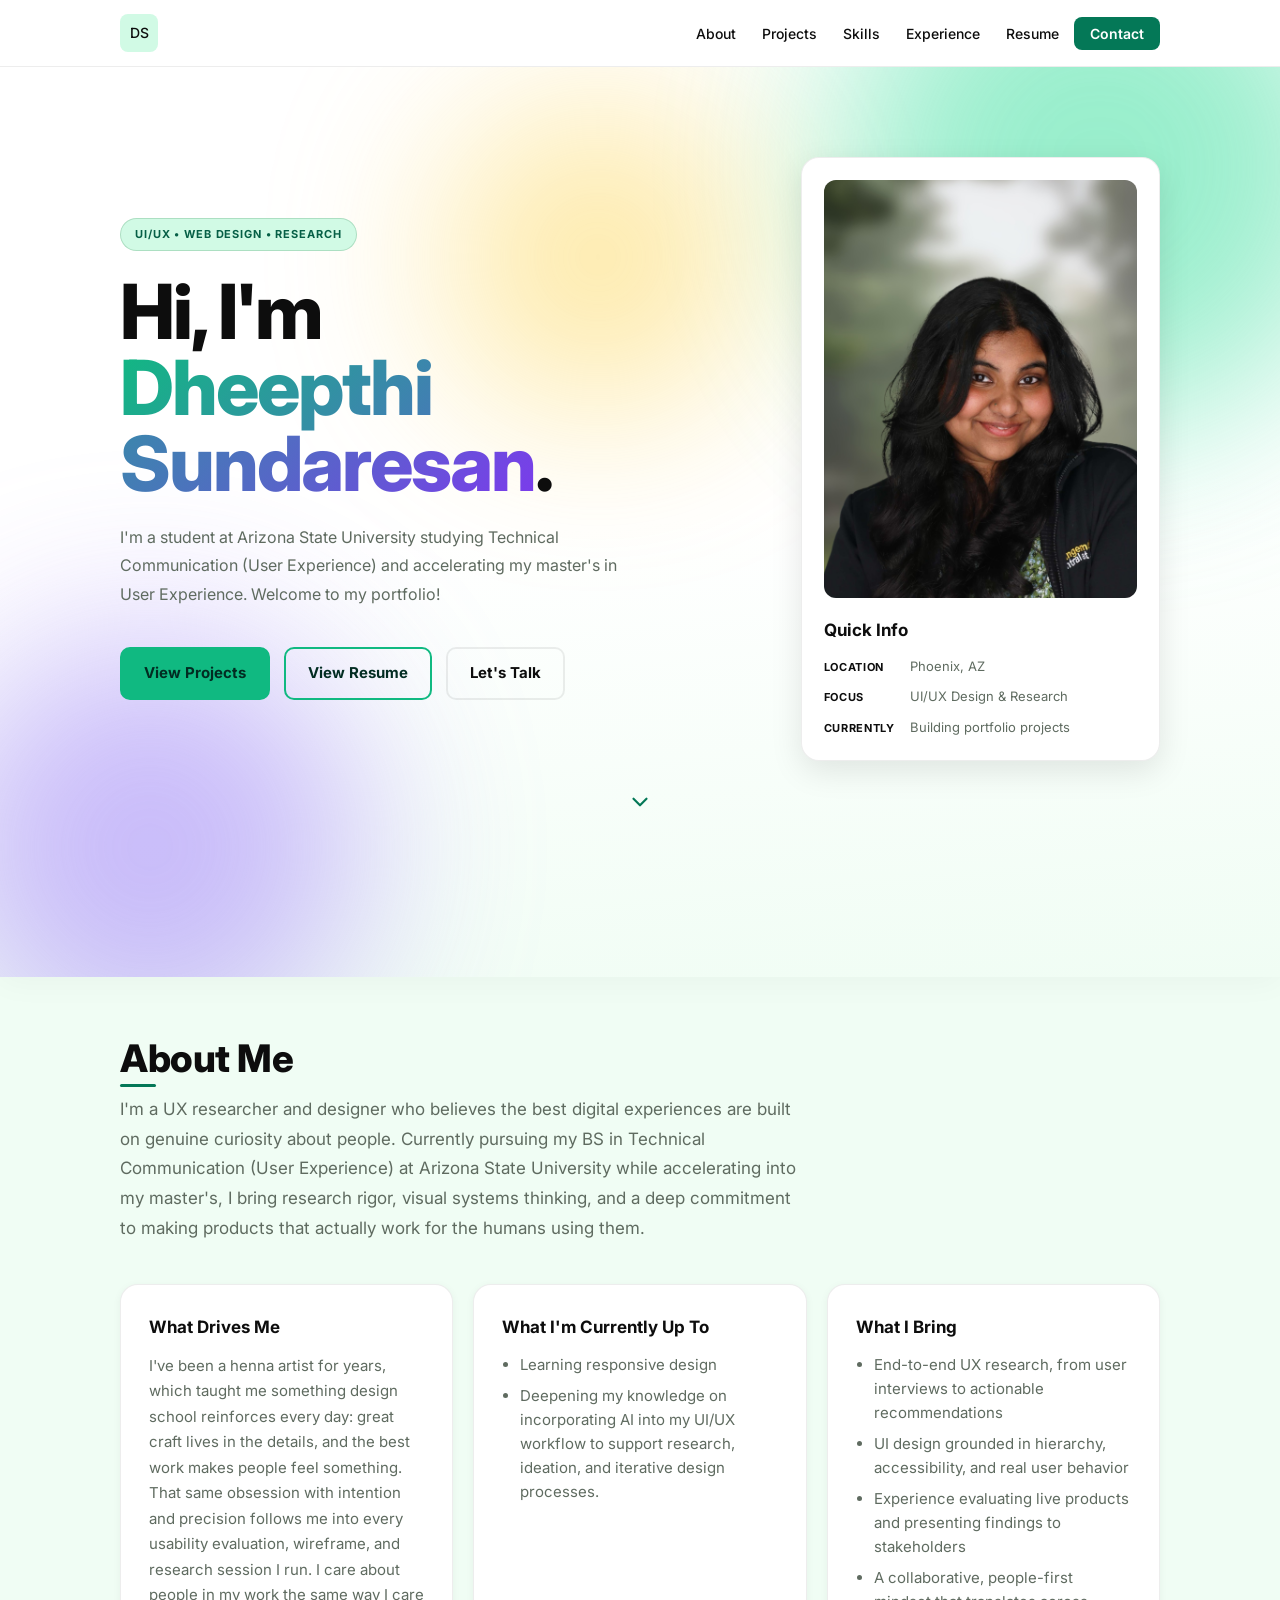
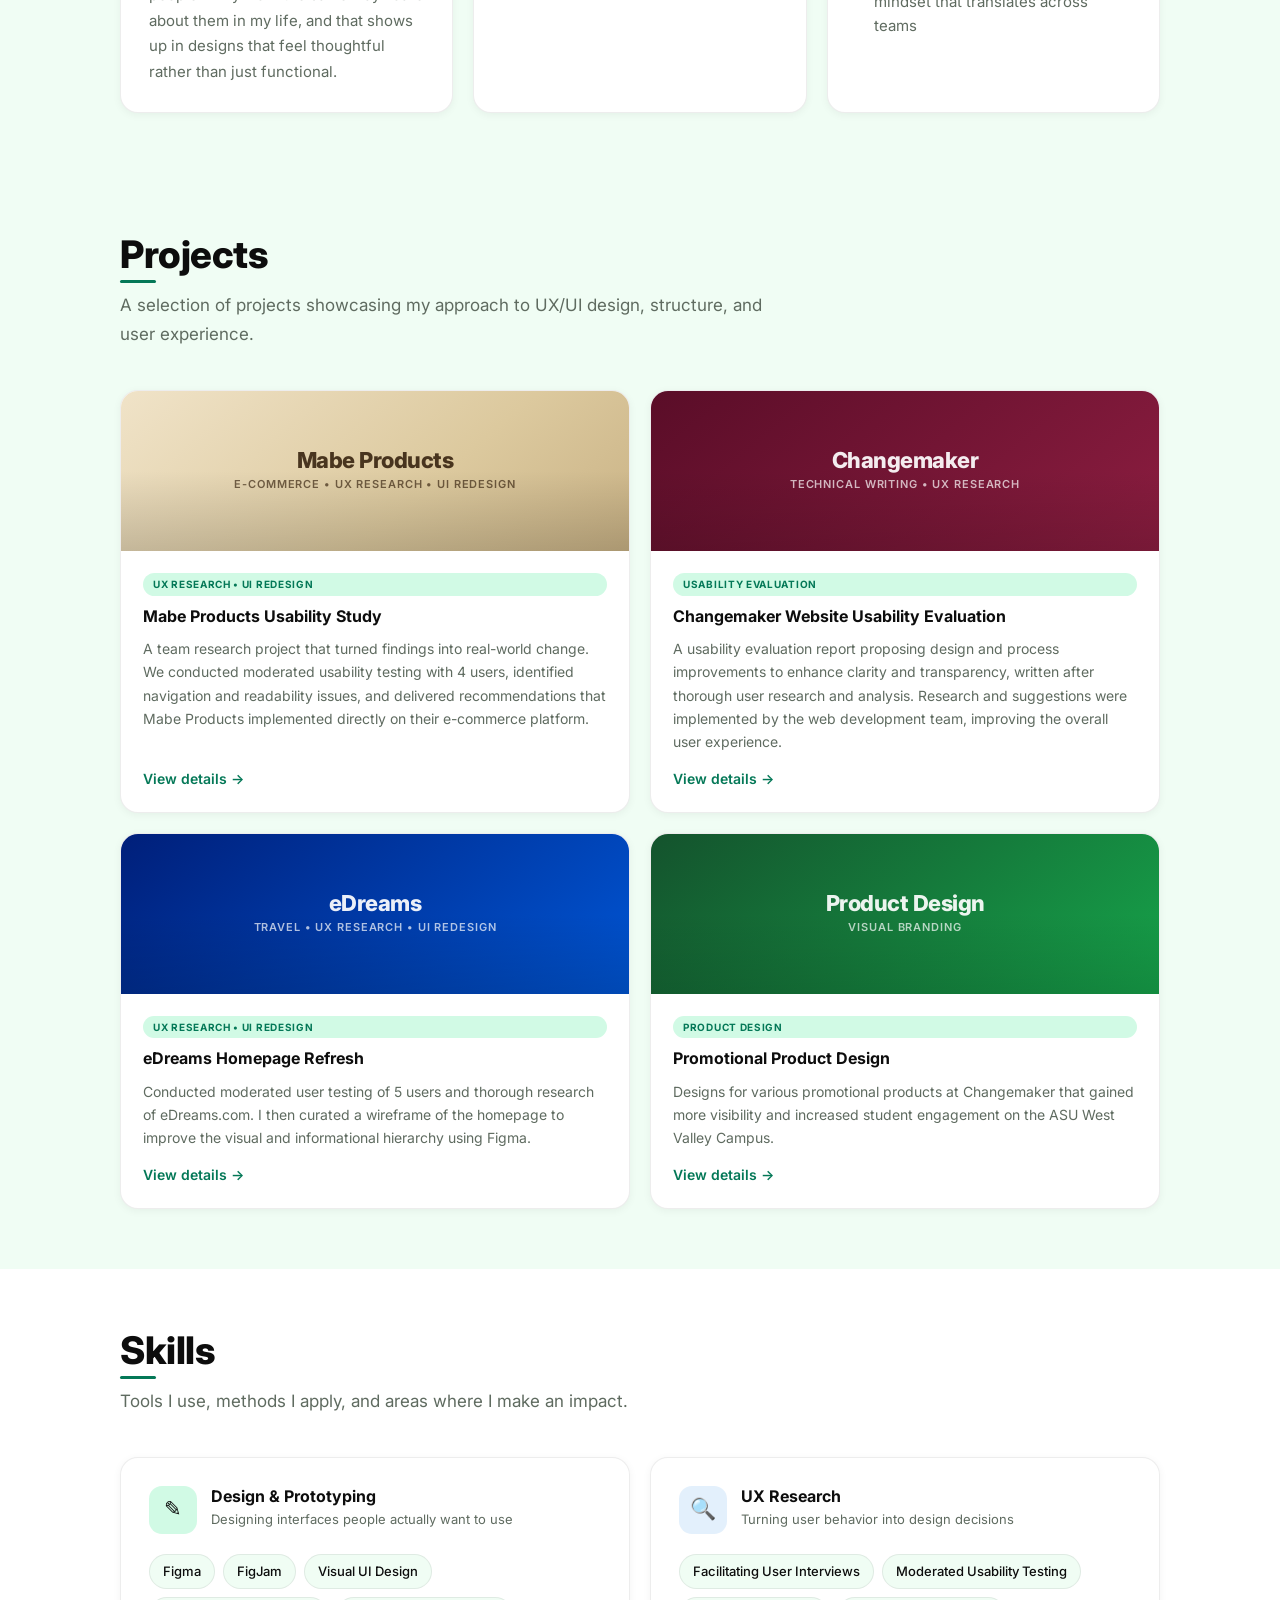
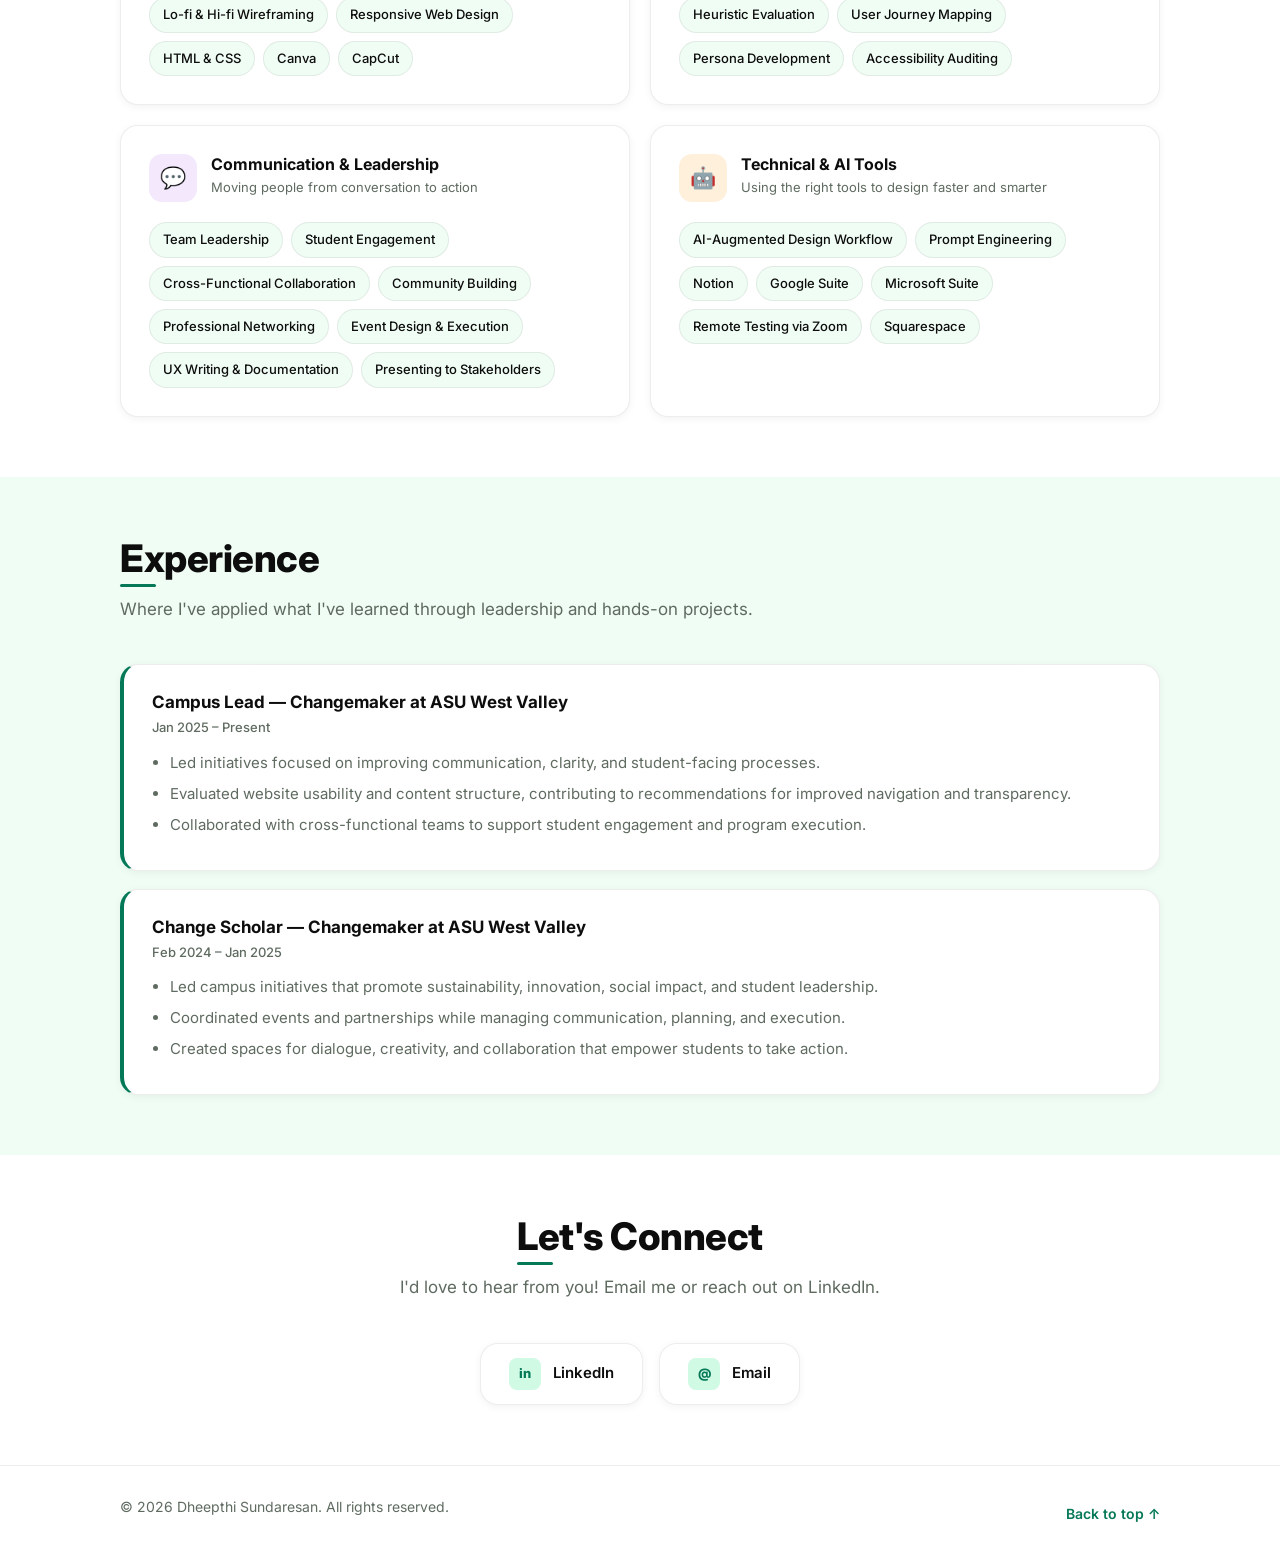
<file: index.html>
<!DOCTYPE html>
<html lang="en">
<head>
  <meta charset="UTF-8" />
  <meta name="viewport" content="width=device-width, initial-scale=1.0" />
  <title>Dheepthi Sundaresan | Portfolio</title>
  <link rel="icon" type="image/svg+xml" href="favicon.svg" />
  <link rel="preconnect" href="https://fonts.googleapis.com">
  <link rel="preconnect" href="https://fonts.gstatic.com" crossorigin>
  <link href="https://fonts.googleapis.com/css2?family=Inter:wght@300;400;500;600;700;800&display=swap" rel="stylesheet">
  <link rel="stylesheet" href="style.css" />
  <style>
    .hero { background: linear-gradient(175deg, #ffffff 50%, var(--bg-alt) 100%); }
    .btn-outline-accent {
      background: transparent;
      border-color: #10b981;
      color: #022c22;
    }
    .btn-outline-accent:hover {
      background: #10b981;
      color: #022c22;
      box-shadow: 0 8px 24px rgba(16,185,129,0.3);
    }
  </style>
</head>
<body>

  <!-- NAV -->
  <header class="header">
    <nav class="nav">
      <a class="logo" href="#top">DS</a>

      <ul class="nav-links">
        <li><a href="#about">About</a></li>
        <li><a href="#projects">Projects</a></li>
        <li><a href="#skills">Skills</a></li>
        <li><a href="#experience">Experience</a></li>
        <li><a href="DheepthiS_Resume.docx.pdf" target="_blank" rel="noopener">Resume</a></li>
        <li><a class="nav-cta" href="#contact">Contact</a></li>
      </ul>
    </nav>
  </header>

  <main id="top">

    <!-- HERO -->
    <section class="hero">
      <div class="hero-blob blob-1" aria-hidden="true"></div>
      <div class="hero-blob blob-2" aria-hidden="true"></div>
      <div class="hero-blob blob-3" aria-hidden="true"></div>
      <div class="container hero-content">

        <div class="hero-text">
          <p class="tag animate-in" style="--anim-delay: 0.1s">UI/UX &bull; Web Design &bull; Research</p>
          <h1 class="animate-in" style="--anim-delay: 0.25s">Hi, I'm<br><span class="hero-name">Dheepthi<br>Sundaresan</span>.</h1>
          <p class="subtitle animate-in" style="--anim-delay: 0.45s">
            I'm a student at Arizona State University studying Technical Communication (User Experience) and accelerating my master's in User Experience. Welcome to my portfolio!
          </p>
          <div class="hero-buttons animate-in" style="--anim-delay: 0.6s">
            <a class="btn" href="#projects">View Projects</a>
            <a class="btn btn-outline-accent" href="DheepthiS_Resume.docx.pdf" target="_blank" rel="noopener">View Resume</a>
            <a class="btn btn-outline" href="#contact">Let's Talk</a>
          </div>
        </div>

        <div class="hero-card animate-in" style="--anim-delay: 0.35s">
          <img src="me.JPG" alt="Photo of Dheepthi Sundaresan" class="avatar" />
          <h2>Quick Info</h2>
          <ul class="quick-list">
            <li><span class="quick-label">Location</span> Phoenix, AZ</li>
            <li><span class="quick-label">Focus</span> UI/UX Design &amp; Research</li>
            <li><span class="quick-label">Currently</span> Building portfolio projects</li>
          </ul>
        </div>

      </div>

      <!-- Scroll cue sits above the wave -->
      <div class="scroll-indicator" aria-hidden="true">
        <svg xmlns="http://www.w3.org/2000/svg" viewBox="0 0 24 24" fill="none" stroke="currentColor" stroke-width="2" stroke-linecap="round" stroke-linejoin="round">
          <polyline points="6 9 12 15 18 9"></polyline>
        </svg>
      </div>

      <div class="hero-particles" aria-hidden="true">
        <span style="left:4%;  width:5px;height:5px; --dur:5.2s;--delay:0s;"></span>
        <span style="left:12%; width:7px;height:7px; --dur:4.7s;--delay:1.3s;"></span>
        <span style="left:22%; width:4px;height:4px; --dur:5.9s;--delay:0.6s;"></span>
        <span style="left:33%; width:8px;height:8px; --dur:4.4s;--delay:2.0s;"></span>
        <span style="left:44%; width:5px;height:5px; --dur:6.1s;--delay:0.8s;"></span>
        <span style="left:55%; width:6px;height:6px; --dur:4.9s;--delay:1.8s;"></span>
        <span style="left:65%; width:4px;height:4px; --dur:5.5s;--delay:0.4s;"></span>
        <span style="left:74%; width:7px;height:7px; --dur:4.2s;--delay:2.5s;"></span>
        <span style="left:83%; width:5px;height:5px; --dur:5.8s;--delay:1.1s;"></span>
        <span style="left:92%; width:6px;height:6px; --dur:4.6s;--delay:0.9s;"></span>
      </div>

    </section>

    <!-- ABOUT -->
    <section id="about" class="section alt">
      <div class="container">

        <h2 class="reveal">About Me</h2>
        <p class="section-lead reveal">
          I'm a UX researcher and designer who believes the best digital experiences are built on genuine curiosity about people. Currently pursuing my BS in Technical Communication (User Experience) at Arizona State University while accelerating into my master's, I bring research rigor, visual systems thinking, and a deep commitment to making products that actually work for the humans using them.
        </p>

        <div class="three-col">
          <div class="card reveal">
            <h3>What Drives Me</h3>
            <p>
              I've been a henna artist for years, which taught me something design school reinforces every day: great craft lives in the details, and the best work makes people feel something. That same obsession with intention and precision follows me into every usability evaluation, wireframe, and research session I run. I care about people in my work the same way I care about them in my life, and that shows up in designs that feel thoughtful rather than just functional.
            </p>
          </div>

          <div class="card reveal" style="--delay: 60ms">
            <h3>What I'm Currently Up To</h3>
            <ul class="bullets">
              <li>Learning responsive design</li>
              <li>Deepening my knowledge on incorporating AI into my UI/UX workflow to support research, ideation, and iterative design processes.</li>
            </ul>
          </div>

          <div class="card reveal" style="--delay: 120ms">
            <h3>What I Bring</h3>
            <ul class="bullets">
              <li>End-to-end UX research, from user interviews to actionable recommendations</li>
              <li>UI design grounded in hierarchy, accessibility, and real user behavior</li>
              <li>Experience evaluating live products and presenting findings to stakeholders</li>
              <li>A collaborative, people-first mindset that translates across teams</li>
            </ul>
          </div>
        </div>
      </div>
    </section>

    <!-- PROJECTS -->
    <section id="projects" class="section alt">
      <div class="container">
        <h2 class="reveal">Projects</h2>
        <p class="section-lead reveal">
          A selection of projects showcasing my approach to UX/UI design, structure, and user experience.
        </p>

        <div class="grid">
          <article class="project-card reveal">
            <div class="project-thumb project-thumb--mabe">
              <div class="thumb-label"><strong>Mabe Products</strong><span>E-Commerce &bull; UX Research &bull; UI Redesign</span></div>
            </div>
            <div class="project-body">
              <span class="project-tag">UX Research &bull; UI Redesign</span>
              <h3>Mabe Products Usability Study</h3>
              <p>A team research project that turned findings into real-world change. We conducted moderated usability testing with 4 users, identified navigation and readability issues, and delivered recommendations that Mabe Products implemented directly on their e-commerce platform.</p>
              <a class="text-link" href="mabe.html">View details &rarr;</a>
            </div>
          </article>

          <article class="project-card reveal" style="--delay: 100ms">
            <div class="project-thumb project-thumb--changemaker">
              <div class="thumb-label"><strong>Changemaker</strong><span>Technical Writing &bull; UX Research</span></div>
            </div>
            <div class="project-body">
              <span class="project-tag">Usability Evaluation</span>
              <h3>Changemaker Website Usability Evaluation</h3>
              <p>A usability evaluation report proposing design and process improvements to enhance clarity and transparency, written after thorough user research and analysis. Research and suggestions were implemented by the web development team, improving the overall user experience.</p>
              <a class="text-link" href="changemaker.html">View details &rarr;</a>
            </div>
          </article>

          <article class="project-card reveal" style="--delay: 200ms">
            <div class="project-thumb project-thumb--edreams">
              <div class="thumb-label"><strong>eDreams</strong><span>Travel &bull; UX Research &bull; UI Redesign</span></div>
            </div>
            <div class="project-body">
              <span class="project-tag">UX Research &bull; UI Redesign</span>
              <h3>eDreams Homepage Refresh</h3>
              <p>Conducted moderated user testing of 5 users and thorough research of eDreams.com. I then curated a wireframe of the homepage to improve the visual and informational hierarchy using Figma.</p>
              <a class="text-link" href="eDreams.html">View details &rarr;</a>
            </div>
          </article>

          <article class="project-card reveal" style="--delay: 300ms">
            <div class="project-thumb project-thumb--product">
              <div class="thumb-label"><strong>Product Design</strong><span>Visual Branding</span></div>
            </div>
            <div class="project-body">
              <span class="project-tag">Product Design</span>
              <h3>Promotional Product Design</h3>
              <p>Designs for various promotional products at Changemaker that gained more visibility and increased student engagement on the ASU West Valley Campus.</p>
              <a class="text-link" href="ProductDesign.html">View details &rarr;</a>
            </div>
          </article>
        </div>
      </div>
    </section>

    <!-- SKILLS -->
    <section id="skills" class="section">
      <div class="container">
        <h2 class="reveal">Skills</h2>
        <p class="section-lead reveal">Tools I use, methods I apply, and areas where I make an impact.</p>

        <div class="skills-grid">

          <div class="skill-category reveal" data-color="green">
            <div class="skill-cat-header">
              <span class="skill-cat-icon">&#9998;</span>
              <div>
                <h3>Design &amp; Prototyping</h3>
                <p>Designing interfaces people actually want to use</p>
              </div>
            </div>
            <div class="chips">
              <span class="chip">Figma</span>
              <span class="chip">FigJam</span>
              <span class="chip">Visual UI Design</span>
              <span class="chip">Lo-fi &amp; Hi-fi Wireframing</span>
              <span class="chip">Responsive Web Design</span>
              <span class="chip">HTML &amp; CSS</span>
              <span class="chip">Canva</span>
              <span class="chip">CapCut</span>
            </div>
          </div>

          <div class="skill-category reveal" style="--delay: 100ms" data-color="blue">
            <div class="skill-cat-header">
              <span class="skill-cat-icon">&#128269;</span>
              <div>
                <h3>UX Research</h3>
                <p>Turning user behavior into design decisions</p>
              </div>
            </div>
            <div class="chips">
              <span class="chip">Facilitating User Interviews</span>
              <span class="chip">Moderated Usability Testing</span>
              <span class="chip">Heuristic Evaluation</span>
              <span class="chip">User Journey Mapping</span>
              <span class="chip">Persona Development</span>
              <span class="chip">Accessibility Auditing</span>
            </div>
          </div>

          <div class="skill-category reveal" style="--delay: 200ms" data-color="purple">
            <div class="skill-cat-header">
              <span class="skill-cat-icon">&#128172;</span>
              <div>
                <h3>Communication &amp; Leadership</h3>
                <p>Moving people from conversation to action</p>
              </div>
            </div>
            <div class="chips">
              <span class="chip">Team Leadership</span>
              <span class="chip">Student Engagement</span>
              <span class="chip">Cross-Functional Collaboration</span>
              <span class="chip">Community Building</span>
              <span class="chip">Professional Networking</span>
              <span class="chip">Event Design &amp; Execution</span>
              <span class="chip">UX Writing &amp; Documentation</span>
              <span class="chip">Presenting to Stakeholders</span>
            </div>
          </div>

          <div class="skill-category reveal" style="--delay: 300ms" data-color="amber">
            <div class="skill-cat-header">
              <span class="skill-cat-icon">&#129302;</span>
              <div>
                <h3>Technical &amp; AI Tools</h3>
                <p>Using the right tools to design faster and smarter</p>
              </div>
            </div>
            <div class="chips">
              <span class="chip">AI-Augmented Design Workflow</span>
              <span class="chip">Prompt Engineering</span>
              <span class="chip">Notion</span>
              <span class="chip">Google Suite</span>
              <span class="chip">Microsoft Suite</span>
              <span class="chip">Remote Testing via Zoom</span>
              <span class="chip">Squarespace</span>
            </div>
          </div>

        </div>
      </div>
    </section>

    <!-- EXPERIENCE -->
    <section id="experience" class="section alt">
      <div class="container">
        <h2 class="reveal">Experience</h2>
        <p class="section-lead reveal">Where I've applied what I've learned through leadership and hands-on projects.</p>

        <div class="timeline">
          <div class="timeline-item reveal">
            <h3>Campus Lead &mdash; Changemaker at ASU West Valley</h3>
            <p class="muted">Jan 2025 &ndash; Present</p>
            <ul class="bullets">
              <li>Led initiatives focused on improving communication, clarity, and student-facing processes.</li>
              <li>Evaluated website usability and content structure, contributing to recommendations for improved navigation and transparency.</li>
              <li>Collaborated with cross-functional teams to support student engagement and program execution.</li>
            </ul>
          </div>

          <div class="timeline-item reveal" style="--delay: 150ms">
            <h3>Change Scholar &mdash; Changemaker at ASU West Valley</h3>
            <p class="muted">Feb 2024 &ndash; Jan 2025</p>
            <ul class="bullets">
              <li>Led campus initiatives that promote sustainability, innovation, social impact, and student leadership.</li>
              <li>Coordinated events and partnerships while managing communication, planning, and execution.</li>
              <li>Created spaces for dialogue, creativity, and collaboration that empower students to take action.</li>
            </ul>
          </div>
        </div>
      </div>
    </section>

    <!-- CONTACT -->
    <section id="contact" class="section">
      <div class="container">
        <div class="contact-wrap reveal">
          <h2>Let's Connect</h2>
          <p class="section-lead">
            I'd love to hear from you! Email me or reach out on LinkedIn.
          </p>

          <div class="contact-links">
            <a class="contact-card" href="https://www.linkedin.com/in/dheepthi-sundaresan-36b09b291" target="_blank">
              <span class="contact-icon">in</span>
              LinkedIn
            </a>
            <a class="contact-card" href="mailto:dheepthisundaresan@gmail.com">
              <span class="contact-icon">@</span>
              Email
            </a>
          </div>
        </div>
      </div>
    </section>

  </main>

  <!-- FOOTER -->
  <footer class="footer">
    <div class="container footer-content">
      <p>&copy; <span id="year"></span> Dheepthi Sundaresan. All rights reserved.</p>
      <a class="text-link" href="#top">Back to top &uarr;</a>
    </div>
  </footer>

  <script src="script.js"></script>
</body>
</html>
</file>
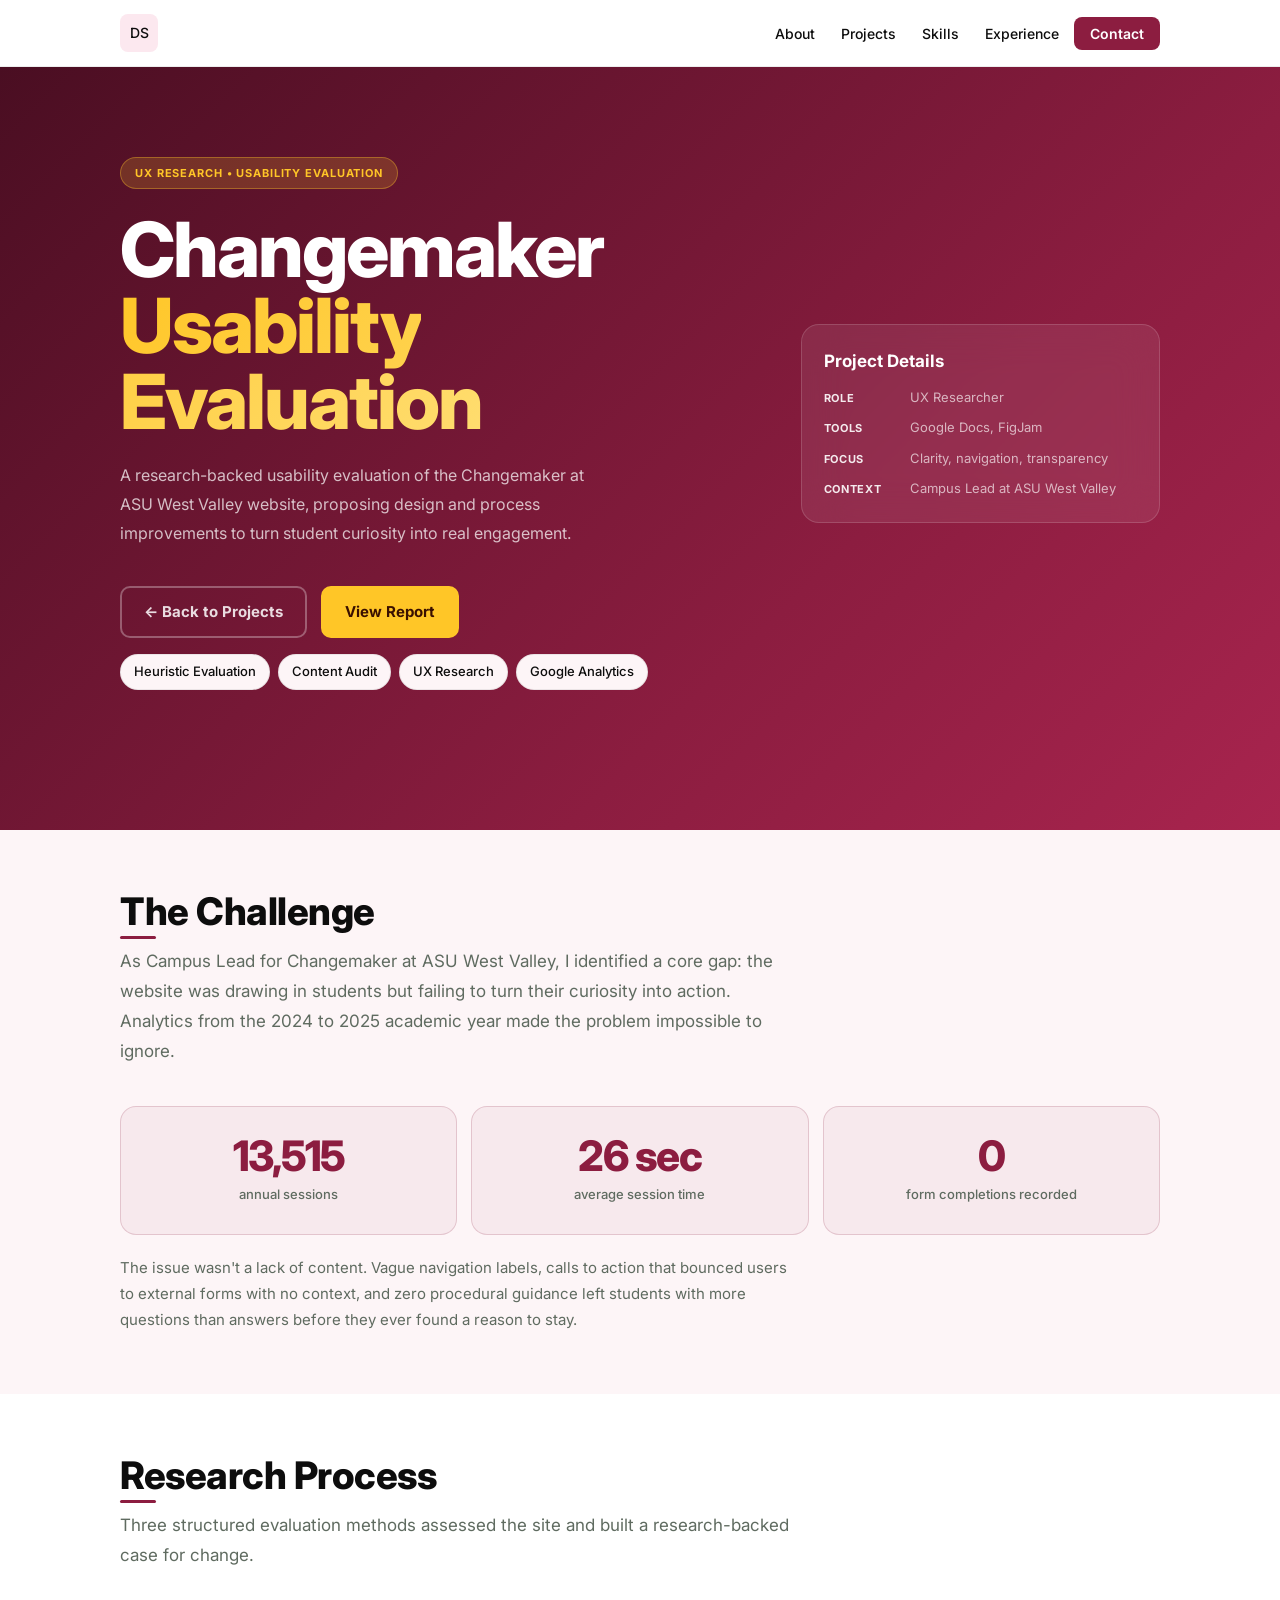
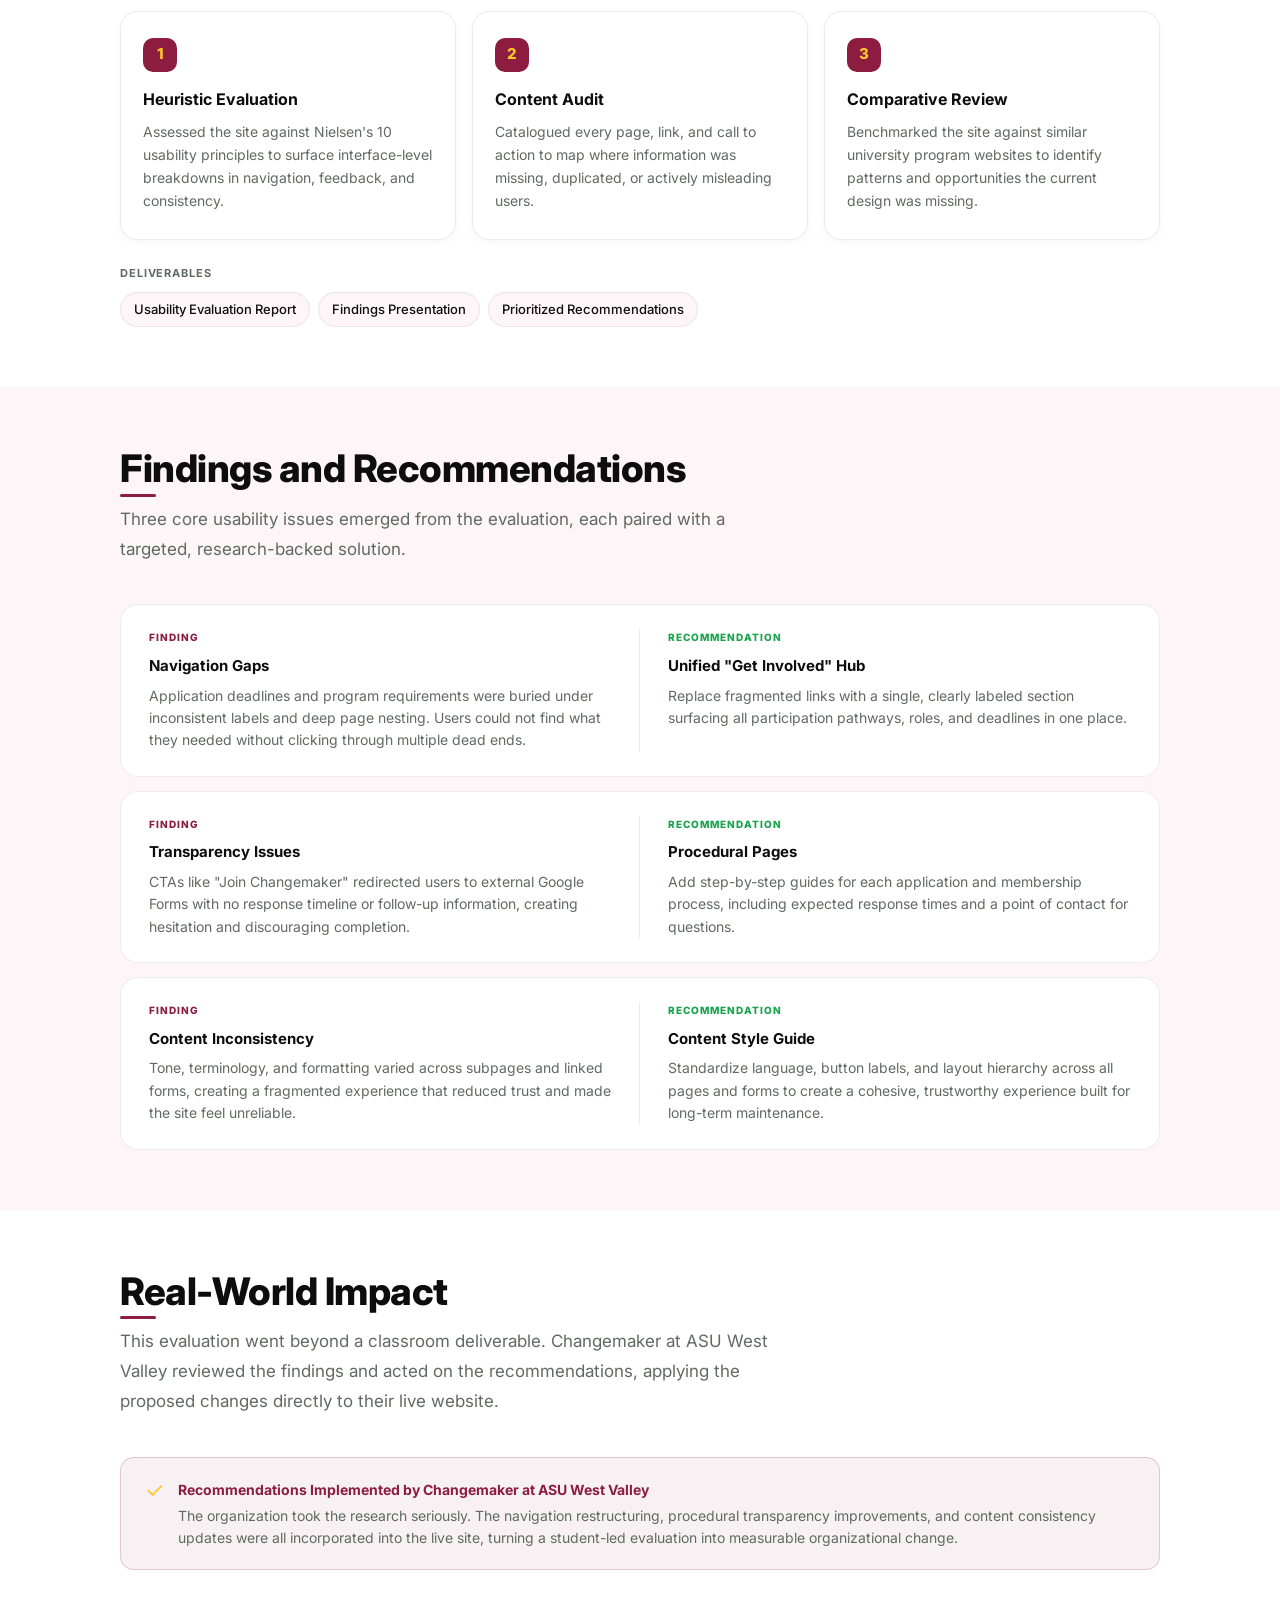
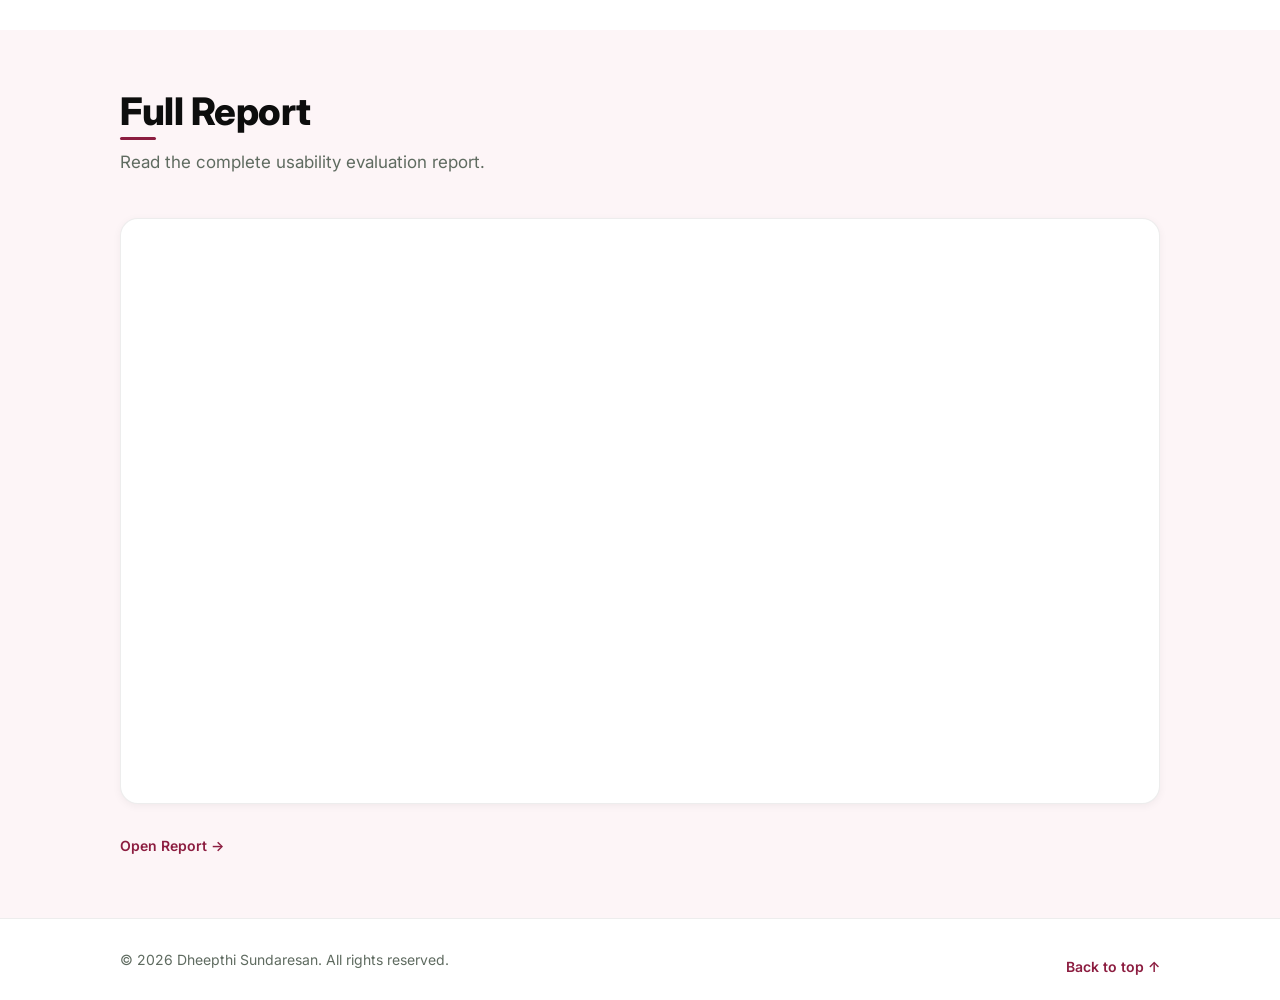
<file: changemaker.html>
<!DOCTYPE html>
<html lang="en">
<head>
  <meta charset="UTF-8" />
  <meta name="viewport" content="width=device-width, initial-scale=1.0" />
  <title>Changemaker Usability Evaluation | Dheepthi Sundaresan</title>
  <link rel="preconnect" href="https://fonts.googleapis.com">
  <link rel="preconnect" href="https://fonts.gstatic.com" crossorigin>
  <link href="https://fonts.googleapis.com/css2?family=Inter:wght@300;400;500;600;700;800&display=swap" rel="stylesheet">
  <link rel="stylesheet" href="style.css" />
  <style>
    /* ASU Changemaker theme — Maroon #8C1D40 + Gold #FFC627 */
    :root {
      --accent:       #8C1D40;
      --accent-hover: #6b1530;
      --accent-light: #fce8ef;
      --bg-alt:       #fdf5f7;
    }

    .hero {
      background: linear-gradient(135deg, #4a0e22 0%, #8C1D40 65%, #a8244e 100%);
      box-shadow: none;
      padding-bottom: 140px;
    }

    .hero-blob { display: none; }
    .hero h1 { color: #ffffff; }

    .hero-name {
      background: linear-gradient(135deg, #FFC627 0%, #ffdd70 100%);
      -webkit-background-clip: text;
      -webkit-text-fill-color: transparent;
      background-clip: text;
    }

    .tag {
      background: rgba(255, 198, 39, 0.18);
      color: #FFC627;
      border-color: rgba(255, 198, 39, 0.35);
    }

    .subtitle { color: rgba(255,255,255,0.72); }

    .hero-card {
      background: rgba(255,255,255,0.08);
      border-color: rgba(255,255,255,0.15);
      backdrop-filter: blur(20px);
      -webkit-backdrop-filter: blur(20px);
      box-shadow: none;
    }

    .hero-card h2 { color: #ffffff; }
    .quick-list li { color: rgba(255,255,255,0.65); }
    .quick-label   { color: rgba(255,255,255,0.9); }

    .btn:not(.btn-outline) {
      background: #FFC627;
      border-color: #FFC627;
      color: #3a1000;
    }
    .btn:not(.btn-outline):hover {
      background: #f0b800;
      border-color: #f0b800;
      box-shadow: 0 8px 24px rgba(255,198,39,0.4);
    }

    .btn-outline {
      color: rgba(255,255,255,0.85);
      border-color: rgba(255,255,255,0.3);
      background: transparent;
    }
    .btn-outline:hover {
      background: rgba(255,255,255,0.1);
      border-color: rgba(255,255,255,0.5);
      color: #ffffff;
    }

    .section h2::after { background: #8C1D40; }
    .hero-particles span { background: #FFC627; }

    .chip:hover {
      background: #fce8ef;
      border-color: #8C1D40;
      color: #6b1530;
    }

    /* Stats row */
    .stats-row {
      display: grid;
      grid-template-columns: repeat(3, 1fr);
      gap: 14px;
      margin: 28px 0 20px;
    }
    .stat-card {
      background: rgba(140, 29, 64, 0.05);
      border: 1.5px solid rgba(140, 29, 64, 0.18);
      border-radius: 16px;
      padding: 28px 16px;
      text-align: center;
    }
    .stat-number {
      font-size: 42px;
      font-weight: 800;
      color: #8C1D40;
      line-height: 1;
      letter-spacing: -1.5px;
      margin-bottom: 7px;
    }
    .stat-label {
      font-size: 13px;
      color: var(--text-muted);
      font-weight: 500;
    }

    /* Numbered process steps */
    .steps-row {
      display: grid;
      grid-template-columns: repeat(3, 1fr);
      gap: 16px;
      margin-top: 8px;
    }
    .step-card {
      background: #fff;
      border: 1px solid var(--card-border);
      border-radius: 18px;
      padding: 26px 22px;
      box-shadow: 0 2px 8px rgba(0,0,0,0.04);
      transition: transform 0.3s cubic-bezier(0.4,0,0.2,1), box-shadow 0.3s cubic-bezier(0.4,0,0.2,1);
    }
    .step-card:hover {
      transform: translateY(-5px);
      box-shadow: 0 16px 40px rgba(140,29,64,0.12);
    }
    .step-num {
      width: 34px; height: 34px;
      border-radius: 10px;
      background: #8C1D40;
      color: #FFC627;
      display: flex;
      align-items: center;
      justify-content: center;
      font-weight: 800;
      font-size: 15px;
      margin-bottom: 14px;
      flex-shrink: 0;
    }
    .step-card h3 { font-size: 16px; font-weight: 700; margin-bottom: 8px; }
    .step-card p  { font-size: 14px; color: var(--text-muted); line-height: 1.65; }

    /* Finding / Recommendation rows */
    .finding-row { display: grid; gap: 14px; margin-top: 8px; }
    .finding-item {
      background: #fff;
      border: 1px solid var(--card-border);
      border-radius: 18px;
      padding: 24px 0;
      display: grid;
      grid-template-columns: 1fr 1fr;
    }
    .finding-col {
      padding: 0 28px;
    }
    .finding-col:first-child {
      border-right: 1.5px solid var(--card-border);
    }
    .finding-label {
      display: block;
      font-size: 10px;
      font-weight: 800;
      letter-spacing: 0.1em;
      text-transform: uppercase;
      margin-bottom: 8px;
    }
    .finding-label.issue { color: #8C1D40; }
    .finding-label.fix   { color: #16a34a; }
    .finding-col h3 { font-size: 15px; font-weight: 700; margin-bottom: 6px; }
    .finding-col p  { font-size: 14px; color: var(--text-muted); line-height: 1.6; margin: 0; }


    /* Impact callout */
    .impact-callout {
      background: rgba(140, 29, 64, 0.06);
      border: 1.5px solid rgba(140, 29, 64, 0.2);
      border-radius: 14px;
      padding: 20px 24px;
      display: flex;
      gap: 14px;
      align-items: flex-start;
    }
    .impact-callout-icon {
      font-size: 22px;
      line-height: 1;
      flex-shrink: 0;
      margin-top: 1px;
      color: #FFC627;
    }
    .impact-callout strong {
      display: block;
      font-size: 14px;
      font-weight: 700;
      color: #8C1D40;
      margin-bottom: 4px;
    }
    .impact-callout p {
      margin: 0;
      font-size: 14px;
      color: var(--text-muted);
      line-height: 1.6;
    }

    @media (max-width: 700px) {
      .stats-row { grid-template-columns: 1fr; }
      .steps-row { grid-template-columns: 1fr; }
      .finding-item { grid-template-columns: 1fr; padding: 20px 0; }
      .finding-col:first-child {
        border-right: none;
        border-bottom: 1.5px solid var(--card-border);
        padding-bottom: 20px;
        margin-bottom: 4px;
      }
    }
  </style>
</head>
<body>

  <header class="header">
    <nav class="nav">
      <a class="logo" href="index.html#top">DS</a>
      <ul class="nav-links">
        <li><a href="index.html#about">About</a></li>
        <li><a href="index.html#projects">Projects</a></li>
        <li><a href="index.html#skills">Skills</a></li>
        <li><a href="index.html#experience">Experience</a></li>
        <li><a class="nav-cta" href="index.html#contact">Contact</a></li>
      </ul>
    </nav>
  </header>

  <main id="top">

    <section class="hero">
      <div class="container hero-content">
        <div>
          <p class="tag">UX Research &bull; Usability Evaluation</p>
          <h1>Changemaker<br><span class="hero-name">Usability Evaluation</span></h1>
          <p class="subtitle">
            A research-backed usability evaluation of the Changemaker at ASU West Valley website, proposing design and process improvements to turn student curiosity into real engagement.
          </p>
          <div class="hero-buttons">
            <a class="btn btn-outline" href="index.html#projects">&larr; Back to Projects</a>
            <a class="btn" href="#report">View Report</a>
          </div>
          <div class="chips" style="margin-top:16px;">
            <span class="chip">Heuristic Evaluation</span>
            <span class="chip">Content Audit</span>
            <span class="chip">UX Research</span>
            <span class="chip">Google Analytics</span>
          </div>
        </div>

        <div class="hero-card">
          <h2>Project Details</h2>
          <ul class="quick-list">
            <li><span class="quick-label">Role</span> UX Researcher</li>
            <li><span class="quick-label">Tools</span> Google Docs, FigJam</li>
            <li><span class="quick-label">Focus</span> Clarity, navigation, transparency</li>
            <li><span class="quick-label">Context</span> Campus Lead at ASU West Valley</li>
          </ul>
        </div>
      </div>

      <div class="hero-particles" aria-hidden="true">
        <span style="left:4%;  width:5px;height:5px; --dur:5.2s;--delay:0s;"></span>
        <span style="left:12%; width:7px;height:7px; --dur:4.7s;--delay:1.3s;"></span>
        <span style="left:22%; width:4px;height:4px; --dur:5.9s;--delay:0.6s;"></span>
        <span style="left:33%; width:8px;height:8px; --dur:4.4s;--delay:2.0s;"></span>
        <span style="left:44%; width:5px;height:5px; --dur:6.1s;--delay:0.8s;"></span>
        <span style="left:55%; width:6px;height:6px; --dur:4.9s;--delay:1.8s;"></span>
        <span style="left:65%; width:4px;height:4px; --dur:5.5s;--delay:0.4s;"></span>
        <span style="left:74%; width:7px;height:7px; --dur:4.2s;--delay:2.5s;"></span>
        <span style="left:83%; width:5px;height:5px; --dur:5.8s;--delay:1.1s;"></span>
        <span style="left:92%; width:6px;height:6px; --dur:4.6s;--delay:0.9s;"></span>
      </div>

    </section>

    <!-- THE CHALLENGE -->
    <section class="section alt">
      <div class="container">
        <h2 class="reveal">The Challenge</h2>
        <p class="section-lead reveal">
          As Campus Lead for Changemaker at ASU West Valley, I identified a core gap: the website was drawing in students but failing to turn their curiosity into action. Analytics from the 2024 to 2025 academic year made the problem impossible to ignore.
        </p>
        <div class="stats-row reveal">
          <div class="stat-card">
            <div class="stat-number">13,515</div>
            <div class="stat-label">annual sessions</div>
          </div>
          <div class="stat-card">
            <div class="stat-number">26 sec</div>
            <div class="stat-label">average session time</div>
          </div>
          <div class="stat-card">
            <div class="stat-number">0</div>
            <div class="stat-label">form completions recorded</div>
          </div>
        </div>
        <p class="reveal" style="color:var(--text-muted); font-size:15px; max-width:680px; line-height:1.75;">
          The issue wasn't a lack of content. Vague navigation labels, calls to action that bounced users to external forms with no context, and zero procedural guidance left students with more questions than answers before they ever found a reason to stay.
        </p>
      </div>
    </section>

    <!-- RESEARCH PROCESS -->
    <section class="section">
      <div class="container">
        <h2 class="reveal">Research Process</h2>
        <p class="section-lead reveal">Three structured evaluation methods assessed the site and built a research-backed case for change.</p>
        <div class="steps-row">
          <div class="step-card reveal">
            <div class="step-num">1</div>
            <h3>Heuristic Evaluation</h3>
            <p>Assessed the site against Nielsen's 10 usability principles to surface interface-level breakdowns in navigation, feedback, and consistency.</p>
          </div>
          <div class="step-card reveal" style="--delay:80ms">
            <div class="step-num">2</div>
            <h3>Content Audit</h3>
            <p>Catalogued every page, link, and call to action to map where information was missing, duplicated, or actively misleading users.</p>
          </div>
          <div class="step-card reveal" style="--delay:160ms">
            <div class="step-num">3</div>
            <h3>Comparative Review</h3>
            <p>Benchmarked the site against similar university program websites to identify patterns and opportunities the current design was missing.</p>
          </div>
        </div>
        <div class="reveal" style="margin-top:24px; --delay:220ms">
          <p style="font-size:11px; font-weight:700; text-transform:uppercase; letter-spacing:0.08em; color:var(--text-muted); margin-bottom:10px;">Deliverables</p>
          <div class="chips">
            <span class="chip">Usability Evaluation Report</span>
            <span class="chip">Findings Presentation</span>
            <span class="chip">Prioritized Recommendations</span>
          </div>
        </div>
      </div>
    </section>

    <!-- FINDINGS + RECOMMENDATIONS -->
    <section class="section alt">
      <div class="container">
        <h2 class="reveal">Findings and Recommendations</h2>
        <p class="section-lead reveal">Three core usability issues emerged from the evaluation, each paired with a targeted, research-backed solution.</p>
        <div class="finding-row">
          <div class="finding-item reveal">
            <div class="finding-col">
              <span class="finding-label issue">Finding</span>
              <h3>Navigation Gaps</h3>
              <p>Application deadlines and program requirements were buried under inconsistent labels and deep page nesting. Users could not find what they needed without clicking through multiple dead ends.</p>
            </div>
            <div class="finding-col">
              <span class="finding-label fix">Recommendation</span>
              <h3>Unified "Get Involved" Hub</h3>
              <p>Replace fragmented links with a single, clearly labeled section surfacing all participation pathways, roles, and deadlines in one place.</p>
            </div>
          </div>
          <div class="finding-item reveal" style="--delay:80ms">
            <div class="finding-col">
              <span class="finding-label issue">Finding</span>
              <h3>Transparency Issues</h3>
              <p>CTAs like "Join Changemaker" redirected users to external Google Forms with no response timeline or follow-up information, creating hesitation and discouraging completion.</p>
            </div>
            <div class="finding-col">
              <span class="finding-label fix">Recommendation</span>
              <h3>Procedural Pages</h3>
              <p>Add step-by-step guides for each application and membership process, including expected response times and a point of contact for questions.</p>
            </div>
          </div>
          <div class="finding-item reveal" style="--delay:160ms">
            <div class="finding-col">
              <span class="finding-label issue">Finding</span>
              <h3>Content Inconsistency</h3>
              <p>Tone, terminology, and formatting varied across subpages and linked forms, creating a fragmented experience that reduced trust and made the site feel unreliable.</p>
            </div>
            <div class="finding-col">
              <span class="finding-label fix">Recommendation</span>
              <h3>Content Style Guide</h3>
              <p>Standardize language, button labels, and layout hierarchy across all pages and forms to create a cohesive, trustworthy experience built for long-term maintenance.</p>
            </div>
          </div>
        </div>
      </div>
    </section>

    <!-- REAL-WORLD IMPACT -->
    <section class="section">
      <div class="container">
        <h2 class="reveal">Real-World Impact</h2>
        <p class="section-lead reveal">This evaluation went beyond a classroom deliverable. Changemaker at ASU West Valley reviewed the findings and acted on the recommendations, applying the proposed changes directly to their live website.</p>
        <div class="impact-callout reveal">
          <div class="impact-callout-icon">&#10003;</div>
          <div>
            <strong>Recommendations Implemented by Changemaker at ASU West Valley</strong>
            <p>The organization took the research seriously. The navigation restructuring, procedural transparency improvements, and content consistency updates were all incorporated into the live site, turning a student-led evaluation into measurable organizational change.</p>
          </div>
        </div>
      </div>
    </section>

    <!-- FULL REPORT -->
    <section id="report" class="section alt">
      <div class="container">
        <h2 class="reveal">Full Report</h2>
        <p class="section-lead reveal">Read the complete usability evaluation report.</p>
        <div class="card reveal" style="padding:0; overflow:hidden;">
          <div style="position:relative; width:100%; padding-top:56.25%;">
            <iframe
              src="UsabilityReportCM_Sundaresan.pdf"
              title="Changemaker website usability evaluation report PDF"
              style="position:absolute; top:0; left:0; width:100%; height:100%; border:none;">
            </iframe>
          </div>
        </div>
        <div style="margin-top:16px;">
          <a class="text-link" href="UsabilityReportCM_Sundaresan.pdf" target="_blank" rel="noopener">
            Open Report &rarr;
          </a>
        </div>
      </div>
    </section>

  </main>

  <footer class="footer">
    <div class="container footer-content">
      <p>&copy; <span id="year"></span> Dheepthi Sundaresan. All rights reserved.</p>
      <a class="text-link" href="#top">Back to top &uarr;</a>
    </div>
  </footer>

  <script src="script.js"></script>
</body>
</html>
</file>
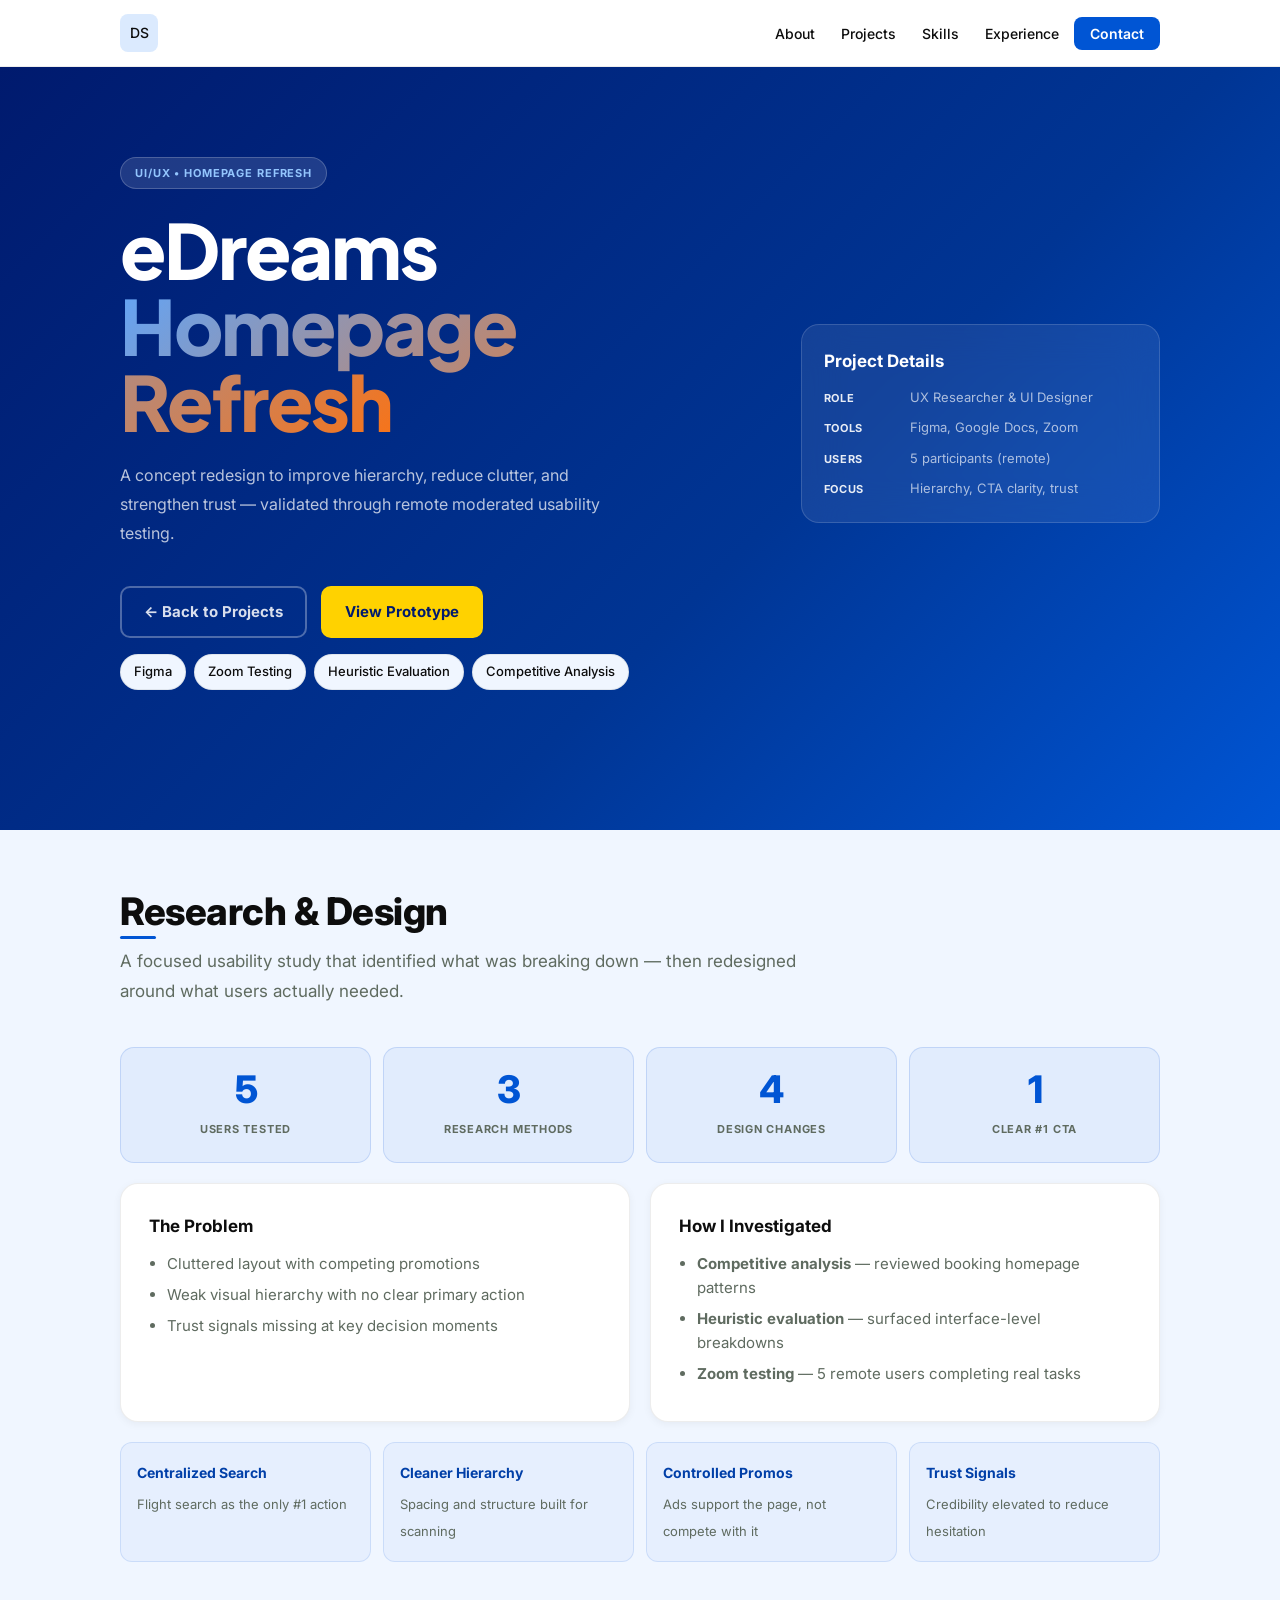
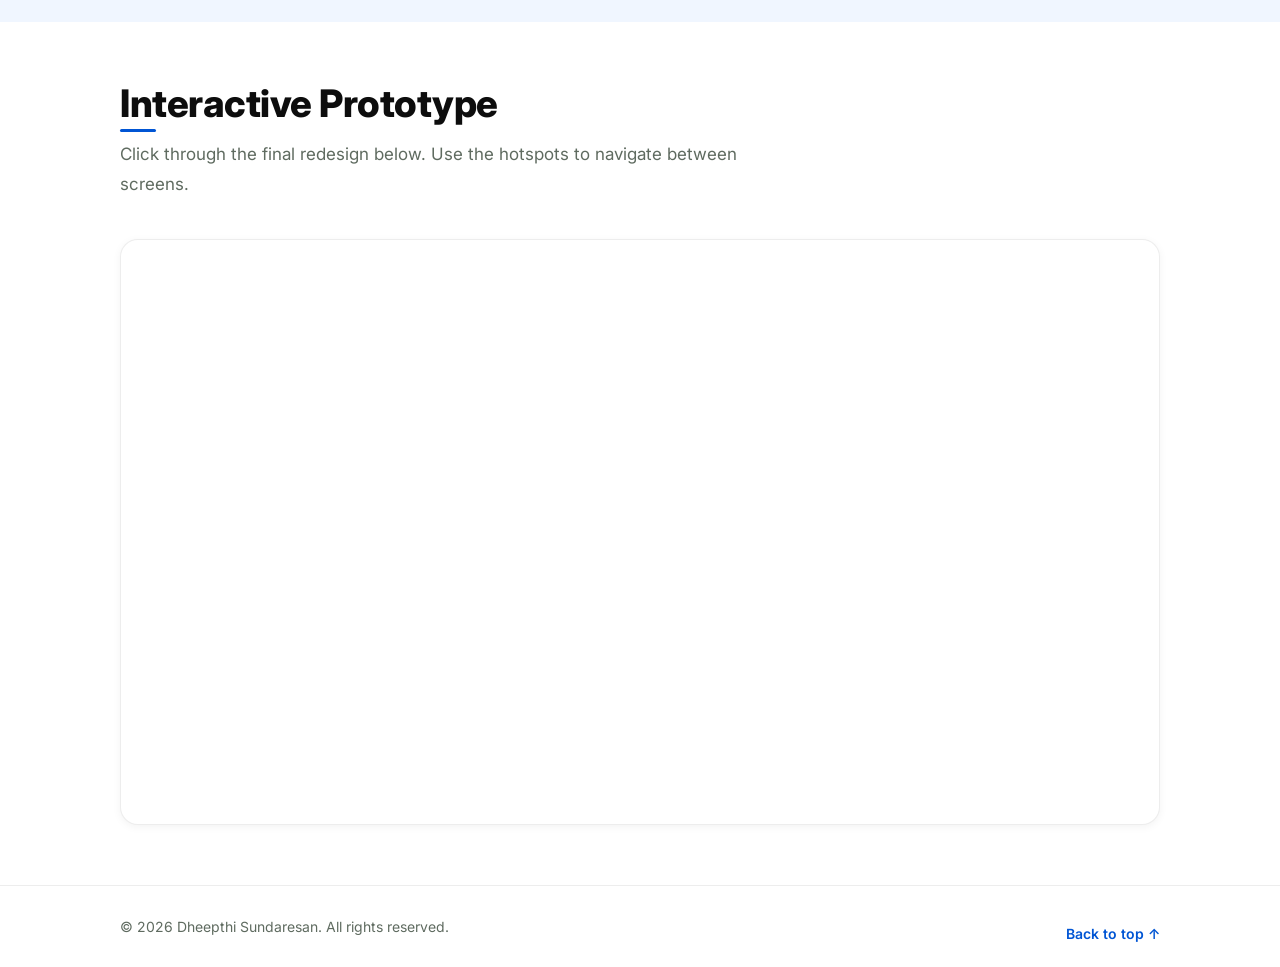
<file: eDreams.html>
<!DOCTYPE html>
<html lang="en">
<head>
  <meta charset="UTF-8" />
  <meta name="viewport" content="width=device-width, initial-scale=1.0" />
  <title>eDreams Homepage Refresh | Dheepthi Sundaresan</title>
  <link rel="icon" type="image/svg+xml" href="favicon.svg" />
  <link rel="preconnect" href="https://fonts.googleapis.com">
  <link rel="preconnect" href="https://fonts.gstatic.com" crossorigin>
  <link href="https://fonts.googleapis.com/css2?family=Inter:wght@300;400;500;600;700;800&family=Plus+Jakarta+Sans:wght@600;700;800&display=swap" rel="stylesheet">
  <link rel="stylesheet" href="style.css" />
  <style>
    /* eDreams theme — navy blue + sky blue + orange accent */
    :root {
      --accent:       #0055d4;
      --accent-hover: #003fa8;
      --accent-light: #dbeafe;
      --bg-alt:       #f0f6ff;
    }

    .hero {
      background: linear-gradient(135deg, #001a6e 0%, #003594 60%, #0055d4 100%);
      box-shadow: none;
      padding-bottom: 140px;
    }

    /* Keep blobs subtle on dark hero */
    .hero-blob { display: none; }

    .hero h1 {
      font-family: 'Plus Jakarta Sans', 'Inter', sans-serif;
      color: #ffffff;
    }

    .hero-name {
      background: linear-gradient(135deg, #60a5fa 0%, #f97316 100%);
      -webkit-background-clip: text;
      -webkit-text-fill-color: transparent;
      background-clip: text;
    }

    .tag {
      background: rgba(255,255,255,0.12);
      color: #93c5fd;
      border-color: rgba(255,255,255,0.2);
    }

    .subtitle { color: rgba(255,255,255,0.72); }

    .hero-card {
      background: rgba(255,255,255,0.08);
      border-color: rgba(255,255,255,0.15);
      backdrop-filter: blur(20px);
      -webkit-backdrop-filter: blur(20px);
      box-shadow: none;
    }

    .hero-card h2 { color: #ffffff; }

    .quick-list li { color: rgba(255,255,255,0.65); }
    .quick-label   { color: rgba(255,255,255,0.9); }

    .scroll-indicator svg { stroke: #60a5fa; }

    /* Yellow CTA button matching eDreams brand */
    .btn:not(.btn-outline) {
      background: #ffd200;
      border-color: #ffd200;
      color: #001a6e;
    }
    .btn:not(.btn-outline):hover {
      background: #f5c800;
      border-color: #f5c800;
      box-shadow: 0 8px 24px rgba(255,210,0,0.45);
    }


    .btn-outline {
      color: rgba(255,255,255,0.85);
      border-color: rgba(255,255,255,0.3);
      background: transparent;
    }
    .btn-outline:hover {
      background: rgba(255,255,255,0.1);
      border-color: rgba(255,255,255,0.5);
      color: #ffffff;
    }

    .section h2::after { background: #0055d4; }
    .hero-particles span { background: rgba(255,255,255,0.65); }

    .chip:hover {
      background: #dbeafe;
      border-color: #0055d4;
      color: #003fa8;
    }

    /* Stats row */
    .e-stats {
      display: grid;
      grid-template-columns: repeat(4, 1fr);
      gap: 12px;
      margin-bottom: 4px;
    }
    .e-stat {
      background: rgba(0, 85, 212, 0.06);
      border: 1.5px solid rgba(0, 85, 212, 0.15);
      border-radius: 14px;
      padding: 22px 16px;
      text-align: center;
    }
    .e-num {
      display: block;
      font-size: 38px;
      font-weight: 800;
      color: #0055d4;
      line-height: 1;
      letter-spacing: -1px;
      margin-bottom: 6px;
    }
    .e-label {
      font-size: 11px;
      color: var(--text-muted);
      font-weight: 700;
      text-transform: uppercase;
      letter-spacing: 0.07em;
    }

    /* Decision pills */
    .e-decisions {
      display: grid;
      grid-template-columns: repeat(4, 1fr);
      gap: 12px;
      margin-top: 20px;
    }
    .e-decision {
      background: rgba(0, 85, 212, 0.04);
      border: 1px solid rgba(0, 85, 212, 0.12);
      border-radius: 12px;
      padding: 18px 16px;
    }
    .e-decision strong {
      display: block;
      font-size: 14px;
      font-weight: 700;
      color: #003fa8;
      margin-bottom: 6px;
    }
    .e-decision span {
      font-size: 13px;
      color: var(--text-muted);
      line-height: 1.55;
    }

    @media (max-width: 900px) {
      .e-stats     { grid-template-columns: repeat(2, 1fr); }
      .e-decisions { grid-template-columns: repeat(2, 1fr); }
    }
  </style>
</head>
<body>

  <header class="header">
    <nav class="nav">
      <a class="logo" href="index.html#top">DS</a>
      <ul class="nav-links">
        <li><a href="index.html#about">About</a></li>
        <li><a href="index.html#projects">Projects</a></li>
        <li><a href="index.html#skills">Skills</a></li>
        <li><a href="index.html#experience">Experience</a></li>
        <li><a class="nav-cta" href="index.html#contact">Contact</a></li>
      </ul>
    </nav>
  </header>

  <main id="top">

    <section class="hero">
      <div class="container hero-content">
        <div>
          <p class="tag">UI/UX &bull; Homepage Refresh</p>
          <h1>eDreams<br><span class="hero-name">Homepage Refresh</span></h1>
          <p class="subtitle">
            A concept redesign to improve hierarchy, reduce clutter, and strengthen trust — validated through remote moderated usability testing.
          </p>
          <div class="hero-buttons">
            <a class="btn btn-outline" href="index.html#projects">&larr; Back to Projects</a>
            <a class="btn" href="#prototype">View Prototype</a>
          </div>
          <div class="chips" style="margin-top:16px;">
            <span class="chip">Figma</span>
            <span class="chip">Zoom Testing</span>
            <span class="chip">Heuristic Evaluation</span>
            <span class="chip">Competitive Analysis</span>
          </div>
        </div>

        <div class="hero-card">
          <h2>Project Details</h2>
          <ul class="quick-list">
            <li><span class="quick-label">Role</span> UX Researcher &amp; UI Designer</li>
            <li><span class="quick-label">Tools</span> Figma, Google Docs, Zoom</li>
            <li><span class="quick-label">Users</span> 5 participants (remote)</li>
            <li><span class="quick-label">Focus</span> Hierarchy, CTA clarity, trust</li>
          </ul>
        </div>
      </div>

      <div class="hero-particles" aria-hidden="true">
        <span style="left:4%;  width:5px;height:5px; --dur:5.2s;--delay:0s;"></span>
        <span style="left:12%; width:7px;height:7px; --dur:4.7s;--delay:1.3s;"></span>
        <span style="left:22%; width:4px;height:4px; --dur:5.9s;--delay:0.6s;"></span>
        <span style="left:33%; width:8px;height:8px; --dur:4.4s;--delay:2.0s;"></span>
        <span style="left:44%; width:5px;height:5px; --dur:6.1s;--delay:0.8s;"></span>
        <span style="left:55%; width:6px;height:6px; --dur:4.9s;--delay:1.8s;"></span>
        <span style="left:65%; width:4px;height:4px; --dur:5.5s;--delay:0.4s;"></span>
        <span style="left:74%; width:7px;height:7px; --dur:4.2s;--delay:2.5s;"></span>
        <span style="left:83%; width:5px;height:5px; --dur:5.8s;--delay:1.1s;"></span>
        <span style="left:92%; width:6px;height:6px; --dur:4.6s;--delay:0.9s;"></span>
      </div>

    </section>

    <!-- RESEARCH & DESIGN -->
    <section class="section alt">
      <div class="container">
        <h2 class="reveal">Research &amp; Design</h2>
        <p class="section-lead reveal">A focused usability study that identified what was breaking down — then redesigned around what users actually needed.</p>

        <div class="e-stats reveal">
          <div class="e-stat"><span class="e-num">5</span><span class="e-label">Users Tested</span></div>
          <div class="e-stat"><span class="e-num">3</span><span class="e-label">Research Methods</span></div>
          <div class="e-stat"><span class="e-num">4</span><span class="e-label">Design Changes</span></div>
          <div class="e-stat"><span class="e-num">1</span><span class="e-label">Clear #1 CTA</span></div>
        </div>

        <div class="two-col" style="margin-top:20px;">
          <div class="card reveal">
            <h3>The Problem</h3>
            <ul class="bullets">
              <li>Cluttered layout with competing promotions</li>
              <li>Weak visual hierarchy with no clear primary action</li>
              <li>Trust signals missing at key decision moments</li>
            </ul>
          </div>
          <div class="card reveal" style="--delay:100ms">
            <h3>How I Investigated</h3>
            <ul class="bullets">
              <li><strong>Competitive analysis</strong> — reviewed booking homepage patterns</li>
              <li><strong>Heuristic evaluation</strong> — surfaced interface-level breakdowns</li>
              <li><strong>Zoom testing</strong> — 5 remote users completing real tasks</li>
            </ul>
          </div>
        </div>

        <div class="e-decisions reveal" style="--delay:120ms">
          <div class="e-decision">
            <strong>Centralized Search</strong>
            <span>Flight search as the only #1 action</span>
          </div>
          <div class="e-decision">
            <strong>Cleaner Hierarchy</strong>
            <span>Spacing and structure built for scanning</span>
          </div>
          <div class="e-decision">
            <strong>Controlled Promos</strong>
            <span>Ads support the page, not compete with it</span>
          </div>
          <div class="e-decision">
            <strong>Trust Signals</strong>
            <span>Credibility elevated to reduce hesitation</span>
          </div>
        </div>
      </div>
    </section>

    <!-- INTERACTIVE PROTOTYPE -->
    <section id="prototype" class="section">
      <div class="container">
        <h2 class="reveal">Interactive Prototype</h2>
        <p class="section-lead reveal">Click through the final redesign below. Use the hotspots to navigate between screens.</p>
        <div class="card reveal" style="padding:0; overflow:hidden;">
          <div style="position:relative; width:100%; padding-top:56.25%;">
            <iframe
              src="https://embed.figma.com/proto/iwdREwYu8Vq2fHY9hbZnS5/Sundaresan_GIT340_Fall2025C_Final?node-id=1-2&p=f&scaling=scale-down&content-scaling=fixed&page-id=0%3A1&embed-host=share"
              title="eDreams homepage interactive prototype"
              allowfullscreen
              style="position:absolute; top:0; left:0; width:100%; height:100%; border:none;">
            </iframe>
          </div>
        </div>
      </div>
    </section>

  </main>

  <footer class="footer">
    <div class="container footer-content">
      <p>&copy; <span id="year"></span> Dheepthi Sundaresan. All rights reserved.</p>
      <a class="text-link" href="#top">Back to top &uarr;</a>
    </div>
  </footer>

  <script src="script.js"></script>
</body>
</html>
</file>
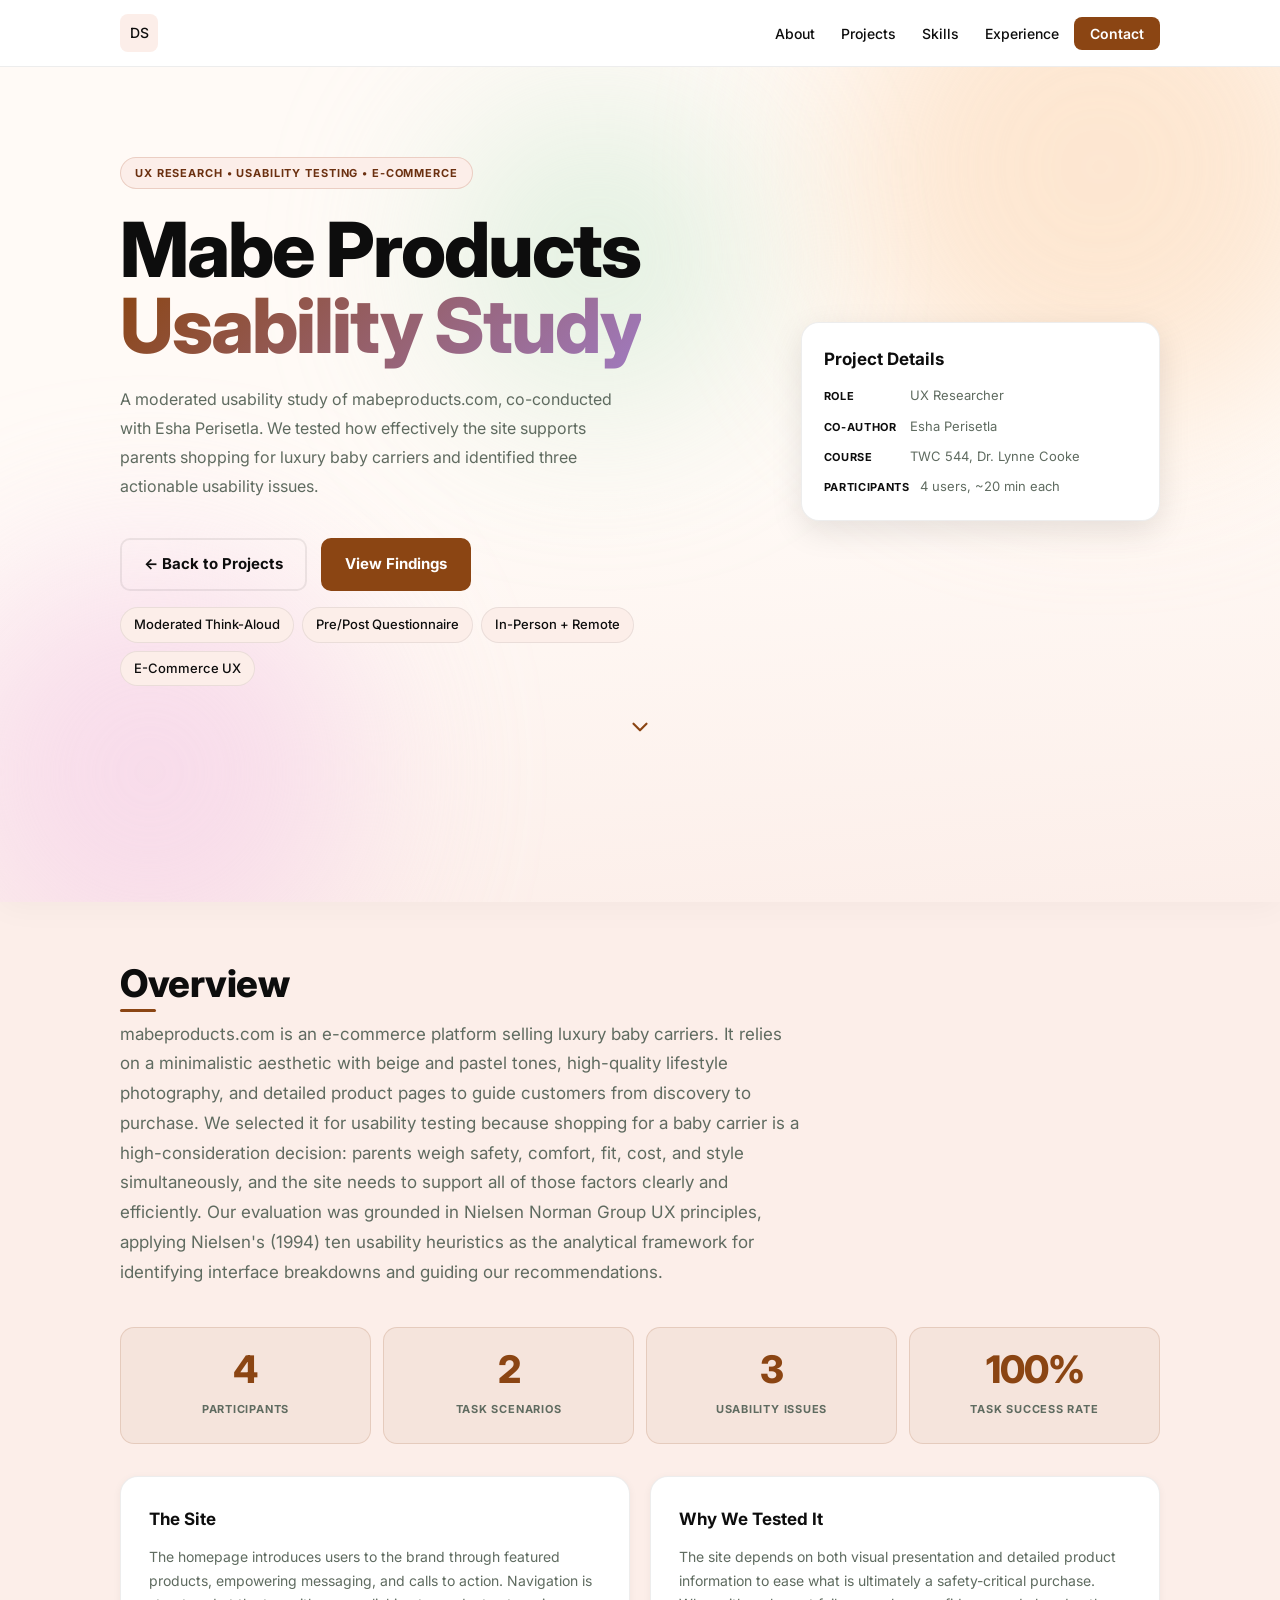
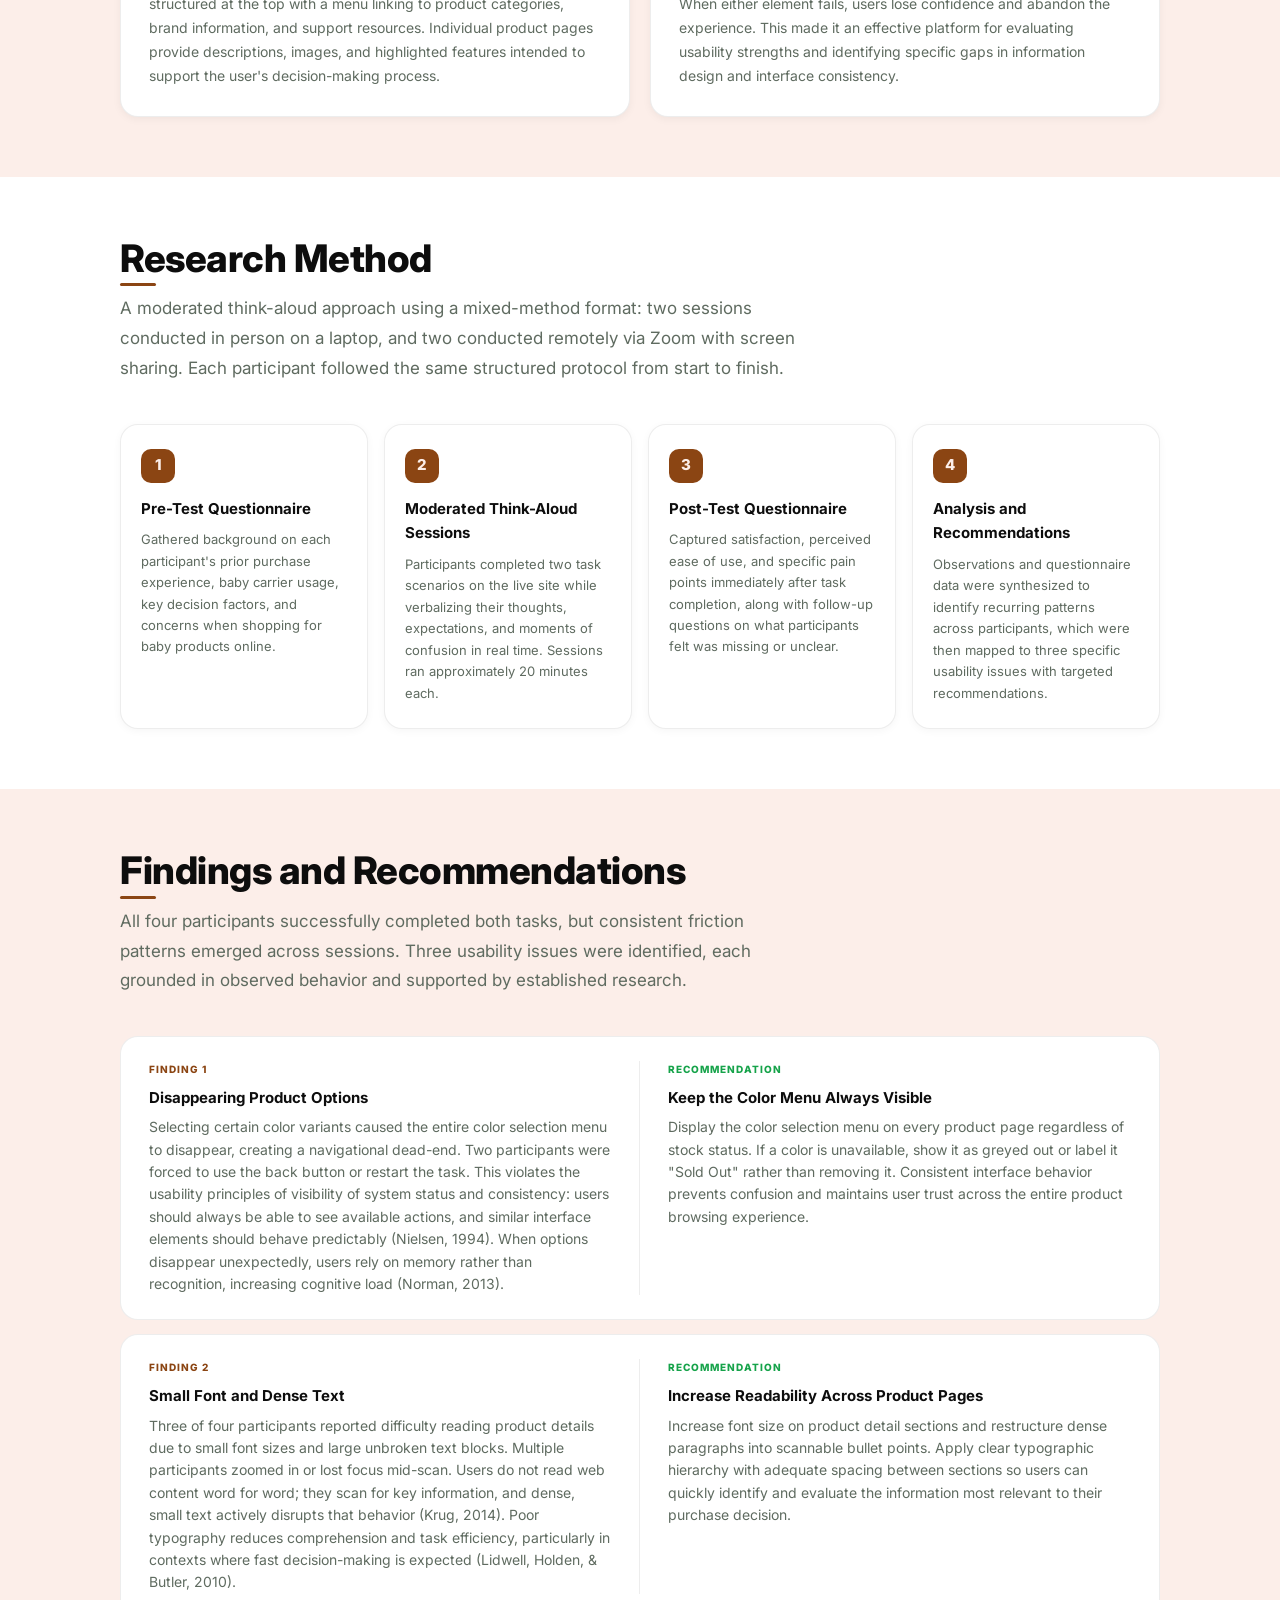
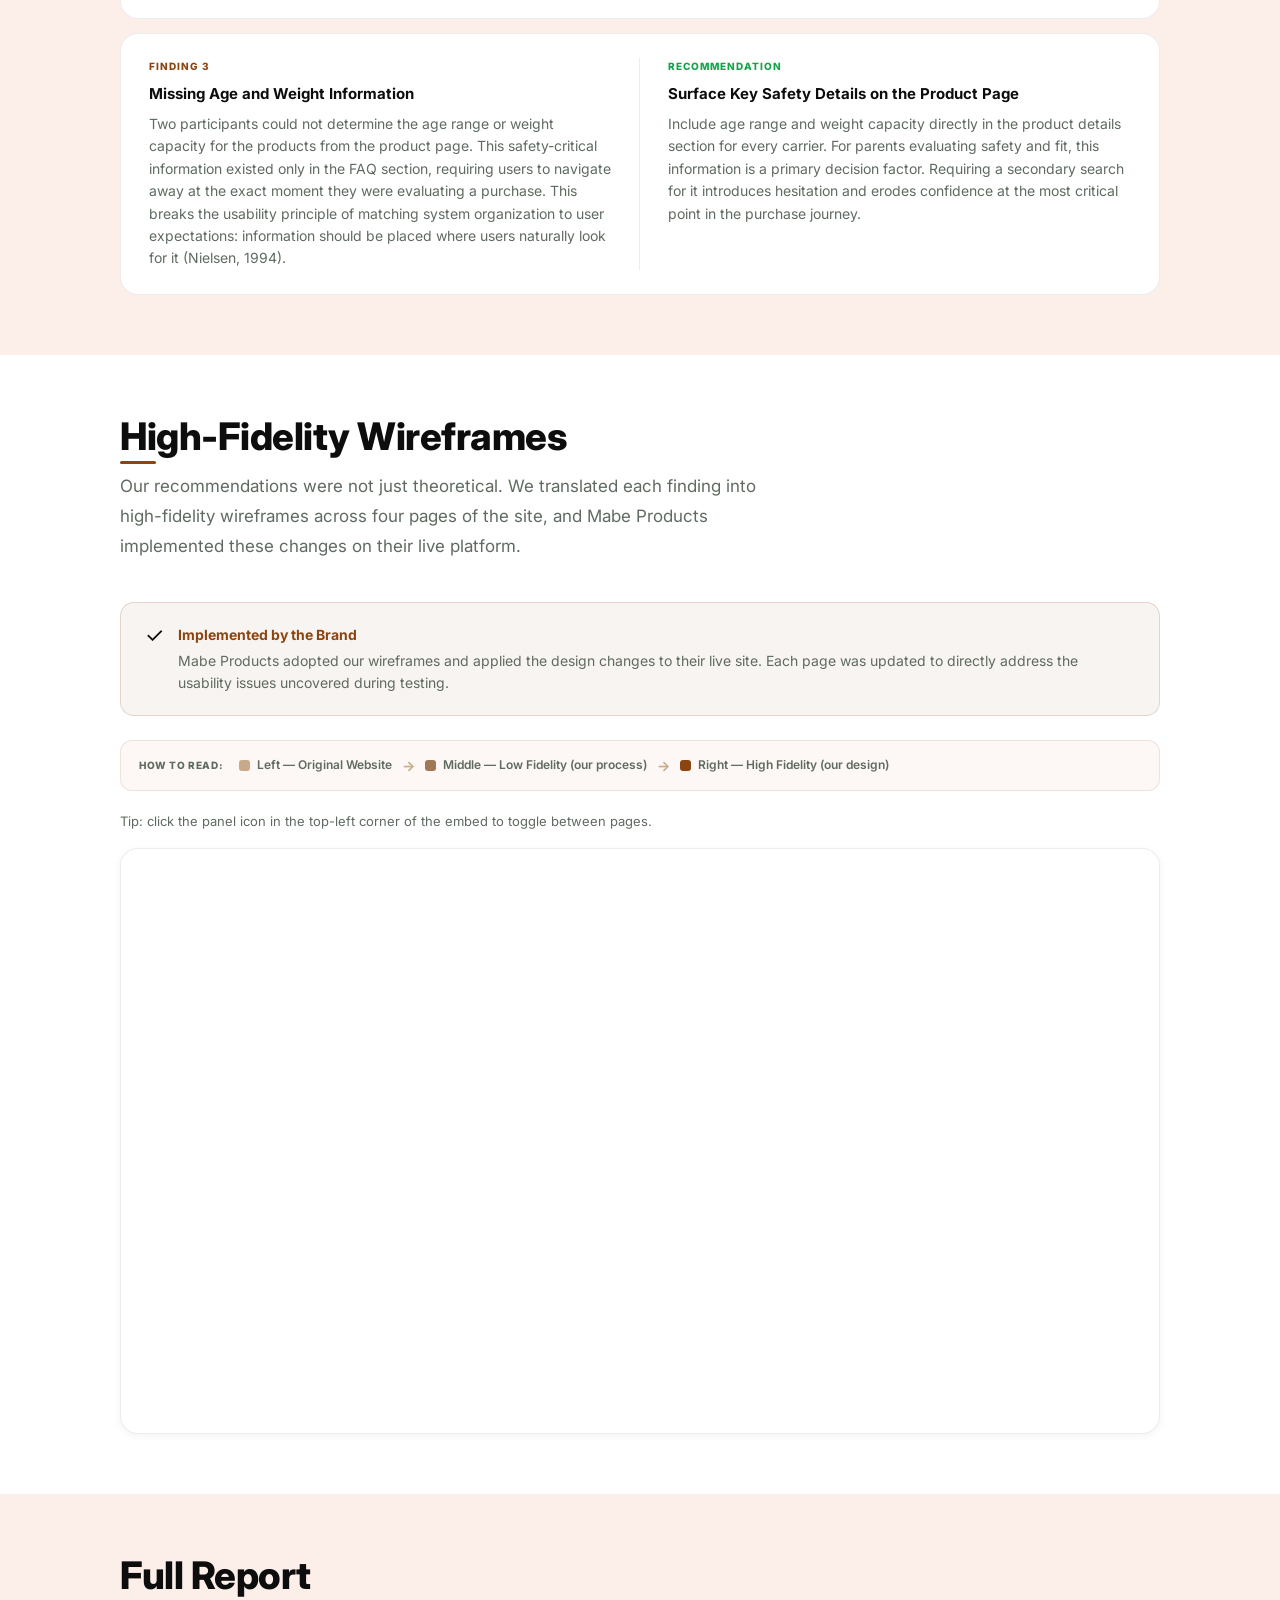
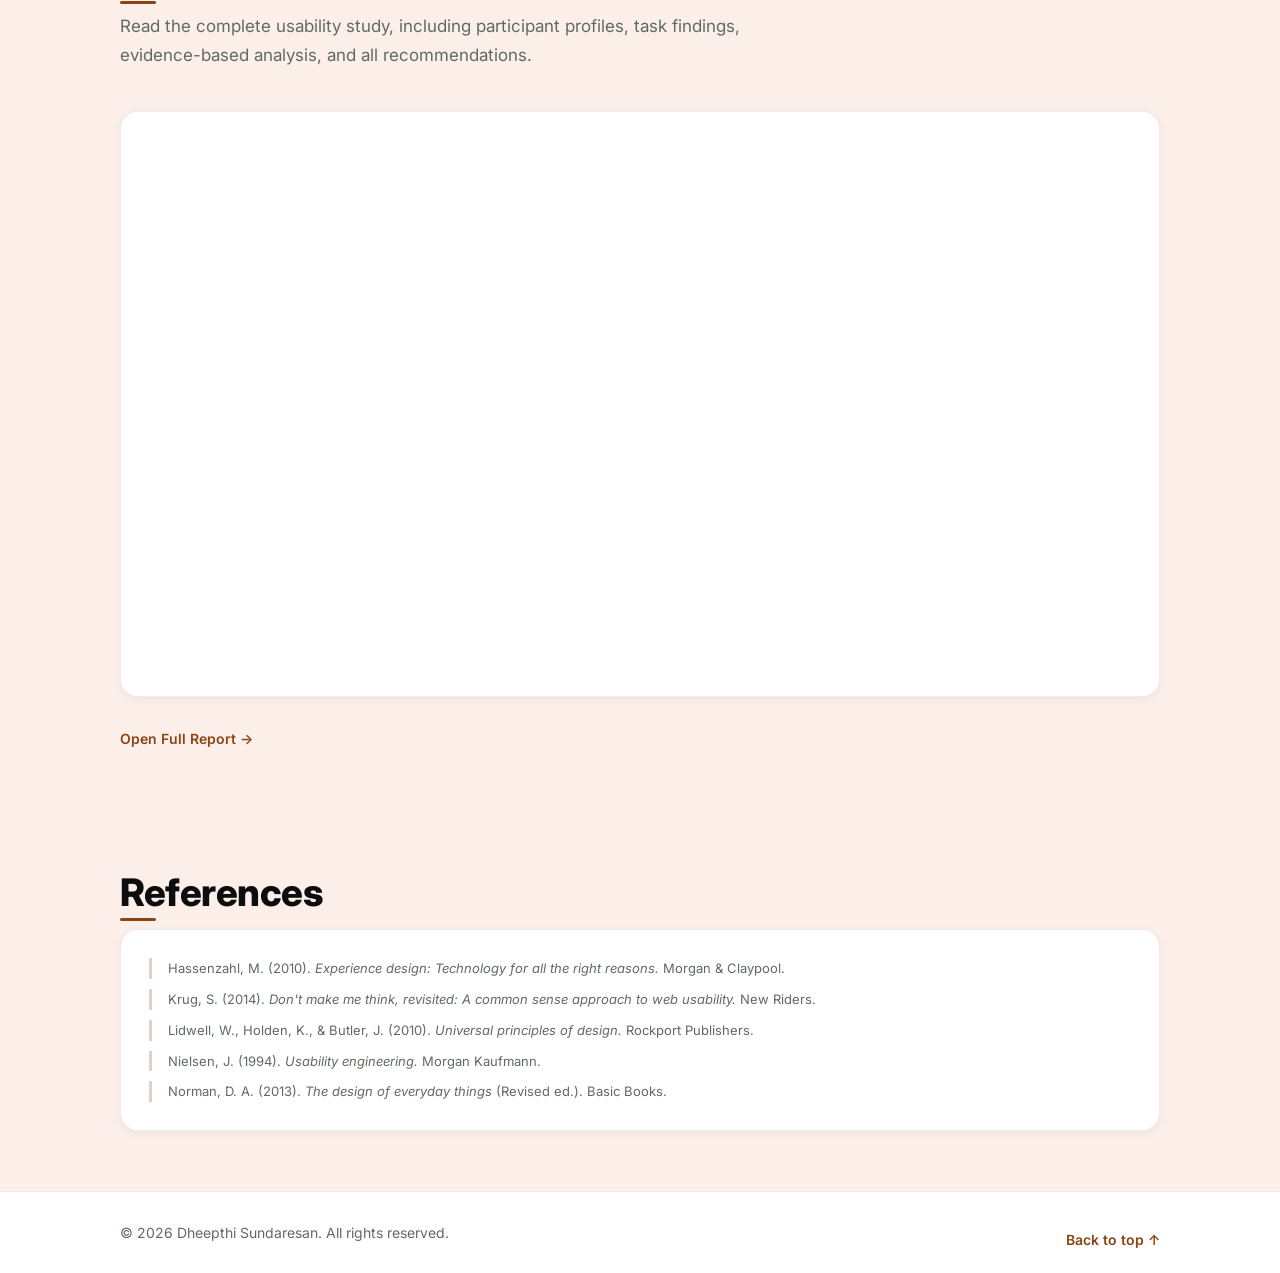
<file: mabe.html>
<!DOCTYPE html>
<html lang="en">
<head>
  <meta charset="UTF-8" />
  <meta name="viewport" content="width=device-width, initial-scale=1.0" />
  <title>Mabe Products Usability Study | Dheepthi Sundaresan</title>
  <link rel="preconnect" href="https://fonts.googleapis.com">
  <link rel="preconnect" href="https://fonts.gstatic.com" crossorigin>
  <link href="https://fonts.googleapis.com/css2?family=Inter:wght@300;400;500;600;700;800&display=swap" rel="stylesheet">
  <link rel="stylesheet" href="style.css" />
  <style>
    /* Mabe Products theme — warm beige + pastels */
    :root {
      --accent:       #8b4513;
      --accent-hover: #6b3010;
      --accent-light: #fceee9;
      --bg-alt:       #fceee9;
    }

    .hero {
      background: linear-gradient(175deg, #fffaf6 50%, #fceee9 100%);
      padding-bottom: 140px;
    }

    /* Warm pastel blob overrides */
    .blob-1 { background: #fde2c8; opacity: 0.80; }
    .blob-2 { background: #f5cfe8; opacity: 0.65; }
    .blob-3 { background: #c8e8ce; opacity: 0.55; }

    .hero h1 { color: var(--text); }

    .hero-name {
      background: linear-gradient(135deg, #8b4513 0%, #a07abf 100%);
      -webkit-background-clip: text;
      -webkit-text-fill-color: transparent;
      background-clip: text;
    }

    .tag {
      background: var(--accent-light);
      color: var(--accent-hover);
      border-color: rgba(196, 133, 106, 0.3);
    }

    .subtitle { color: var(--text-muted); }

    .hero-card {
      background: #ffffff;
      border-color: var(--card-border);
      box-shadow: var(--shadow-md);
      backdrop-filter: none;
      -webkit-backdrop-filter: none;
    }

    .hero-card h2 { color: var(--text); }
    .quick-list li { color: var(--text-muted); }
    .quick-label   { color: var(--text); }

    .scroll-indicator svg { stroke: var(--accent); }

    .btn:not(.btn-outline) {
      background: #8b4513;
      border-color: #8b4513;
      color: #ffffff;
    }
    .btn:not(.btn-outline):hover {
      background: #6b3010;
      border-color: #6b3010;
      box-shadow: 0 8px 24px rgba(139,69,19,0.35);
    }

    .btn-outline {
      color: var(--text);
      border-color: var(--card-border);
      background: transparent;
    }
    .btn-outline:hover {
      background: var(--accent-light);
      border-color: var(--accent);
      color: var(--accent-hover);
      box-shadow: none;
    }

    .section h2::after { background: #8b4513; }
    .hero-particles span { background: var(--accent); }

    .chip:hover {
      background: #fceee9;
      border-color: #8b4513;
      color: #6b3010;
    }

    /* Stats strip */
    .m-stats {
      display: grid;
      grid-template-columns: repeat(4, 1fr);
      gap: 12px;
      margin-bottom: 32px;
    }
    .m-stat {
      background: rgba(139, 69, 19, 0.06);
      border: 1.5px solid rgba(139, 69, 19, 0.15);
      border-radius: 14px;
      padding: 22px 16px;
      text-align: center;
    }
    .m-num {
      display: block;
      font-size: 38px;
      font-weight: 800;
      color: #8b4513;
      line-height: 1;
      letter-spacing: -1px;
      margin-bottom: 6px;
    }
    .m-label {
      font-size: 11px;
      color: var(--text-muted);
      font-weight: 700;
      text-transform: uppercase;
      letter-spacing: 0.07em;
    }

    /* Numbered process steps */
    .steps-row {
      display: grid;
      grid-template-columns: repeat(4, 1fr);
      gap: 16px;
      margin-top: 8px;
    }
    .step-card {
      background: #fff;
      border: 1px solid var(--card-border);
      border-radius: 18px;
      padding: 24px 20px;
      box-shadow: 0 2px 8px rgba(0,0,0,0.04);
      transition: transform 0.3s cubic-bezier(0.4,0,0.2,1), box-shadow 0.3s cubic-bezier(0.4,0,0.2,1);
    }
    .step-card:hover {
      transform: translateY(-5px);
      box-shadow: 0 16px 40px rgba(139,69,19,0.15);
    }
    .step-num {
      width: 34px; height: 34px;
      border-radius: 10px;
      background: #8b4513;
      color: #fceee9;
      display: flex;
      align-items: center;
      justify-content: center;
      font-weight: 800;
      font-size: 15px;
      margin-bottom: 14px;
      flex-shrink: 0;
    }
    .step-card h3 { font-size: 15px; font-weight: 700; margin-bottom: 8px; }
    .step-card p  { font-size: 13px; color: var(--text-muted); line-height: 1.65; }

    /* Finding / Recommendation rows */
    .finding-row { display: grid; gap: 14px; margin-top: 8px; }
    .finding-item {
      background: #fff;
      border: 1px solid var(--card-border);
      border-radius: 18px;
      padding: 24px 0;
      display: grid;
      grid-template-columns: 1fr 1fr;
    }
    .finding-col { padding: 0 28px; }
    .finding-col:first-child { border-right: 1.5px solid var(--card-border); }
    .finding-label {
      display: block;
      font-size: 10px;
      font-weight: 800;
      letter-spacing: 0.1em;
      text-transform: uppercase;
      margin-bottom: 8px;
    }
    .finding-label.issue { color: #8b4513; }
    .finding-label.fix   { color: #16a34a; }
    .finding-col h3 { font-size: 15px; font-weight: 700; margin-bottom: 6px; }
    .finding-col p  { font-size: 14px; color: var(--text-muted); line-height: 1.6; margin: 0; }

    /* Implemented pages pills */
    .m-pages {
      display: flex;
      flex-wrap: wrap;
      gap: 10px;
      margin-bottom: 20px;
    }
    .m-page-pill {
      background: rgba(139, 69, 19, 0.07);
      border: 1.5px solid rgba(139, 69, 19, 0.2);
      border-radius: 999px;
      padding: 8px 18px;
      font-size: 13px;
      font-weight: 700;
      color: #8b4513;
      letter-spacing: 0.02em;
      cursor: pointer;
      font-family: inherit;
      transition: background 0.18s, border-color 0.18s, box-shadow 0.18s;
    }
    .m-page-pill:hover {
      background: rgba(139, 69, 19, 0.13);
      border-color: rgba(139, 69, 19, 0.4);
    }
    .m-page-pill.active {
      background: #8b4513;
      border-color: #8b4513;
      color: #fff;
      box-shadow: 0 4px 14px rgba(139, 69, 19, 0.3);
    }

    /* Stacked wireframe compare */
    .wireframe-compare {
      display: flex;
      flex-direction: column;
      gap: 32px;
      margin-top: 20px;
    }
    .wireframe-col {
      display: flex;
      flex-direction: column;
    }
    .wireframe-col-label {
      font-size: 12px;
      font-weight: 700;
      text-transform: uppercase;
      letter-spacing: 0.08em;
      color: var(--text-muted);
      margin-bottom: 12px;
      padding-bottom: 8px;
      border-bottom: 2px solid var(--card-border);
    }
    .wireframe-col--original .wireframe-col-label {
      color: #a89080;
      border-bottom-color: #a89080;
    }
    .wireframe-col--lofi .wireframe-col-label {
      color: #8b6b5f;
      border-bottom-color: #8b6b5f;
    }
    .wireframe-col--hifi .wireframe-col-label {
      color: #8b4513;
      border-bottom-color: #8b4513;
    }
    .wireframe-embed {
      position: relative;
      width: 100%;
      padding-top: 56.25%;
    }
    .wireframe-embed iframe {
      position: absolute;
      top: 0;
      left: 0;
      width: 100%;
      height: 100%;
      border: 1px solid var(--card-border);
      border-radius: 12px;
    }

    /* Fidelity legend */
    .wireframe-legend {
      display: flex;
      align-items: center;
      gap: 10px;
      margin-bottom: 20px;
      padding: 13px 18px;
      background: #fdf8f5;
      border: 1px solid rgba(139, 69, 19, 0.12);
      border-radius: 12px;
      flex-wrap: wrap;
    }
    .legend-item {
      display: flex;
      align-items: center;
      gap: 7px;
      font-size: 12px;
      font-weight: 600;
      color: var(--text-muted);
    }
    .legend-dot {
      width: 11px;
      height: 11px;
      border-radius: 3px;
      flex-shrink: 0;
    }
    .legend-dot--original { background: #c8a98a; }
    .legend-dot--lofi     { background: #a07858; }
    .legend-dot--hifi     { background: #8b4513; }
    .legend-arrow {
      color: #c8a98a;
      font-size: 14px;
      font-weight: 700;
    }
    .legend-label {
      font-size: 10px;
      font-weight: 800;
      text-transform: uppercase;
      letter-spacing: 0.06em;
      color: var(--text-muted);
      margin-right: 6px;
    }

    /* Impact callout */
    .impact-callout {
      background: rgba(139, 69, 19, 0.06);
      border: 1.5px solid rgba(139, 69, 19, 0.18);
      border-radius: 14px;
      padding: 20px 24px;
      margin-bottom: 24px;
      display: flex;
      gap: 14px;
      align-items: flex-start;
    }
    .impact-callout-icon {
      font-size: 22px;
      line-height: 1;
      flex-shrink: 0;
      margin-top: 1px;
    }
    .impact-callout strong {
      display: block;
      font-size: 14px;
      font-weight: 700;
      color: #8b4513;
      margin-bottom: 4px;
    }
    .impact-callout p {
      margin: 0;
      font-size: 14px;
      color: var(--text-muted);
      line-height: 1.6;
    }

    /* References list */
    .ref-list {
      list-style: none;
      padding: 0;
      margin: 0;
      display: grid;
      gap: 10px;
    }
    .ref-list li {
      font-size: 13px;
      color: var(--text-muted);
      line-height: 1.6;
      padding-left: 16px;
      border-left: 3px solid rgba(139,69,19,0.25);
    }

    @media (max-width: 860px) {
      .steps-row { grid-template-columns: repeat(2, 1fr); }
      .m-stats   { grid-template-columns: repeat(2, 1fr); }
    }
    @media (max-width: 600px) {
      .steps-row { grid-template-columns: 1fr; }
      .m-stats   { grid-template-columns: 1fr; }
      .finding-item { grid-template-columns: 1fr; padding: 20px 0; }
      .finding-col:first-child {
        border-right: none;
        border-bottom: 1.5px solid var(--card-border);
        padding-bottom: 20px;
        margin-bottom: 4px;
      }
    }
  </style>
</head>
<body>

  <header class="header">
    <nav class="nav">
      <a class="logo" href="index.html#top">DS</a>
      <ul class="nav-links">
        <li><a href="index.html#about">About</a></li>
        <li><a href="index.html#projects">Projects</a></li>
        <li><a href="index.html#skills">Skills</a></li>
        <li><a href="index.html#experience">Experience</a></li>
        <li><a class="nav-cta" href="index.html#contact">Contact</a></li>
      </ul>
    </nav>
  </header>

  <main id="top">

    <section class="hero">
      <div class="hero-blob blob-1" aria-hidden="true"></div>
      <div class="hero-blob blob-2" aria-hidden="true"></div>
      <div class="hero-blob blob-3" aria-hidden="true"></div>
      <div class="container hero-content">
        <div class="animate-in" style="--anim-delay:0.1s">
          <p class="tag">UX Research &bull; Usability Testing &bull; E-Commerce</p>
          <h1 class="animate-in" style="--anim-delay:0.25s">Mabe Products<br><span class="hero-name">Usability Study</span></h1>
          <p class="subtitle animate-in" style="--anim-delay:0.45s">
            A moderated usability study of mabeproducts.com, co-conducted with Esha Perisetla. We tested how effectively the site supports parents shopping for luxury baby carriers and identified three actionable usability issues.
          </p>
          <div class="hero-buttons animate-in" style="--anim-delay:0.6s">
            <a class="btn btn-outline" href="index.html#projects">&larr; Back to Projects</a>
            <a class="btn" href="#findings">View Findings</a>
          </div>
          <div class="chips animate-in" style="margin-top:16px; --anim-delay:0.7s">
            <span class="chip">Moderated Think-Aloud</span>
            <span class="chip">Pre/Post Questionnaire</span>
            <span class="chip">In-Person + Remote</span>
            <span class="chip">E-Commerce UX</span>
          </div>
        </div>

        <div class="hero-card animate-in" style="--anim-delay:0.35s">
          <h2>Project Details</h2>
          <ul class="quick-list">
            <li><span class="quick-label">Role</span> UX Researcher</li>
            <li><span class="quick-label">Co-Author</span> Esha Perisetla</li>
            <li><span class="quick-label">Course</span> TWC 544, Dr. Lynne Cooke</li>
            <li><span class="quick-label">Participants</span> 4 users, ~20 min each</li>
          </ul>
        </div>
      </div>

      <div class="scroll-indicator" aria-hidden="true">
        <svg xmlns="http://www.w3.org/2000/svg" viewBox="0 0 24 24" fill="none" stroke="currentColor" stroke-width="2" stroke-linecap="round" stroke-linejoin="round">
          <polyline points="6 9 12 15 18 9"></polyline>
        </svg>
      </div>

      <div class="hero-particles" aria-hidden="true">
        <span style="left:4%;  width:5px;height:5px; --dur:5.2s;--delay:0s;"></span>
        <span style="left:12%; width:7px;height:7px; --dur:4.7s;--delay:1.3s;"></span>
        <span style="left:22%; width:4px;height:4px; --dur:5.9s;--delay:0.6s;"></span>
        <span style="left:33%; width:8px;height:8px; --dur:4.4s;--delay:2.0s;"></span>
        <span style="left:44%; width:5px;height:5px; --dur:6.1s;--delay:0.8s;"></span>
        <span style="left:55%; width:6px;height:6px; --dur:4.9s;--delay:1.8s;"></span>
        <span style="left:65%; width:4px;height:4px; --dur:5.5s;--delay:0.4s;"></span>
        <span style="left:74%; width:7px;height:7px; --dur:4.2s;--delay:2.5s;"></span>
        <span style="left:83%; width:5px;height:5px; --dur:5.8s;--delay:1.1s;"></span>
        <span style="left:92%; width:6px;height:6px; --dur:4.6s;--delay:0.9s;"></span>
      </div>

    </section>

    <!-- OVERVIEW -->
    <section class="section alt">
      <div class="container">
        <h2 class="reveal">Overview</h2>
        <p class="section-lead reveal">
          mabeproducts.com is an e-commerce platform selling luxury baby carriers. It relies on a minimalistic aesthetic with beige and pastel tones, high-quality lifestyle photography, and detailed product pages to guide customers from discovery to purchase. We selected it for usability testing because shopping for a baby carrier is a high-consideration decision: parents weigh safety, comfort, fit, cost, and style simultaneously, and the site needs to support all of those factors clearly and efficiently. Our evaluation was grounded in Nielsen Norman Group UX principles, applying Nielsen's (1994) ten usability heuristics as the analytical framework for identifying interface breakdowns and guiding our recommendations.
        </p>

        <div class="m-stats reveal">
          <div class="m-stat"><span class="m-num">4</span><span class="m-label">Participants</span></div>
          <div class="m-stat"><span class="m-num">2</span><span class="m-label">Task Scenarios</span></div>
          <div class="m-stat"><span class="m-num">3</span><span class="m-label">Usability Issues</span></div>
          <div class="m-stat"><span class="m-num">100%</span><span class="m-label">Task Success Rate</span></div>
        </div>

        <div class="two-col">
          <div class="card reveal">
            <h3>The Site</h3>
            <p style="font-size:14px; color:var(--text-muted); line-height:1.7; margin:0;">
              The homepage introduces users to the brand through featured products, empowering messaging, and calls to action. Navigation is structured at the top with a menu linking to product categories, brand information, and support resources. Individual product pages provide descriptions, images, and highlighted features intended to support the user's decision-making process.
            </p>
          </div>
          <div class="card reveal" style="--delay:100ms">
            <h3>Why We Tested It</h3>
            <p style="font-size:14px; color:var(--text-muted); line-height:1.7; margin:0;">
              The site depends on both visual presentation and detailed product information to ease what is ultimately a safety-critical purchase. When either element fails, users lose confidence and abandon the experience. This made it an effective platform for evaluating usability strengths and identifying specific gaps in information design and interface consistency.
            </p>
          </div>
        </div>
      </div>
    </section>

    <!-- RESEARCH METHOD -->
    <section class="section">
      <div class="container">
        <h2 class="reveal">Research Method</h2>
        <p class="section-lead reveal">A moderated think-aloud approach using a mixed-method format: two sessions conducted in person on a laptop, and two conducted remotely via Zoom with screen sharing. Each participant followed the same structured protocol from start to finish.</p>
        <div class="steps-row">
          <div class="step-card reveal">
            <div class="step-num">1</div>
            <h3>Pre-Test Questionnaire</h3>
            <p>Gathered background on each participant's prior purchase experience, baby carrier usage, key decision factors, and concerns when shopping for baby products online.</p>
          </div>
          <div class="step-card reveal" style="--delay:70ms">
            <div class="step-num">2</div>
            <h3>Moderated Think-Aloud Sessions</h3>
            <p>Participants completed two task scenarios on the live site while verbalizing their thoughts, expectations, and moments of confusion in real time. Sessions ran approximately 20 minutes each.</p>
          </div>
          <div class="step-card reveal" style="--delay:140ms">
            <div class="step-num">3</div>
            <h3>Post-Test Questionnaire</h3>
            <p>Captured satisfaction, perceived ease of use, and specific pain points immediately after task completion, along with follow-up questions on what participants felt was missing or unclear.</p>
          </div>
          <div class="step-card reveal" style="--delay:210ms">
            <div class="step-num">4</div>
            <h3>Analysis and Recommendations</h3>
            <p>Observations and questionnaire data were synthesized to identify recurring patterns across participants, which were then mapped to three specific usability issues with targeted recommendations.</p>
          </div>
        </div>
      </div>
    </section>

    <!-- FINDINGS + RECOMMENDATIONS -->
    <section id="findings" class="section alt">
      <div class="container">
        <h2 class="reveal">Findings and Recommendations</h2>
        <p class="section-lead reveal">All four participants successfully completed both tasks, but consistent friction patterns emerged across sessions. Three usability issues were identified, each grounded in observed behavior and supported by established research.</p>
        <div class="finding-row">

          <div class="finding-item reveal">
            <div class="finding-col">
              <span class="finding-label issue">Finding 1</span>
              <h3>Disappearing Product Options</h3>
              <p>Selecting certain color variants caused the entire color selection menu to disappear, creating a navigational dead-end. Two participants were forced to use the back button or restart the task. This violates the usability principles of visibility of system status and consistency: users should always be able to see available actions, and similar interface elements should behave predictably (Nielsen, 1994). When options disappear unexpectedly, users rely on memory rather than recognition, increasing cognitive load (Norman, 2013).</p>
            </div>
            <div class="finding-col">
              <span class="finding-label fix">Recommendation</span>
              <h3>Keep the Color Menu Always Visible</h3>
              <p>Display the color selection menu on every product page regardless of stock status. If a color is unavailable, show it as greyed out or label it "Sold Out" rather than removing it. Consistent interface behavior prevents confusion and maintains user trust across the entire product browsing experience.</p>
            </div>
          </div>

          <div class="finding-item reveal" style="--delay:80ms">
            <div class="finding-col">
              <span class="finding-label issue">Finding 2</span>
              <h3>Small Font and Dense Text</h3>
              <p>Three of four participants reported difficulty reading product details due to small font sizes and large unbroken text blocks. Multiple participants zoomed in or lost focus mid-scan. Users do not read web content word for word; they scan for key information, and dense, small text actively disrupts that behavior (Krug, 2014). Poor typography reduces comprehension and task efficiency, particularly in contexts where fast decision-making is expected (Lidwell, Holden, &amp; Butler, 2010).</p>
            </div>
            <div class="finding-col">
              <span class="finding-label fix">Recommendation</span>
              <h3>Increase Readability Across Product Pages</h3>
              <p>Increase font size on product detail sections and restructure dense paragraphs into scannable bullet points. Apply clear typographic hierarchy with adequate spacing between sections so users can quickly identify and evaluate the information most relevant to their purchase decision.</p>
            </div>
          </div>

          <div class="finding-item reveal" style="--delay:160ms">
            <div class="finding-col">
              <span class="finding-label issue">Finding 3</span>
              <h3>Missing Age and Weight Information</h3>
              <p>Two participants could not determine the age range or weight capacity for the products from the product page. This safety-critical information existed only in the FAQ section, requiring users to navigate away at the exact moment they were evaluating a purchase. This breaks the usability principle of matching system organization to user expectations: information should be placed where users naturally look for it (Nielsen, 1994).</p>
            </div>
            <div class="finding-col">
              <span class="finding-label fix">Recommendation</span>
              <h3>Surface Key Safety Details on the Product Page</h3>
              <p>Include age range and weight capacity directly in the product details section for every carrier. For parents evaluating safety and fit, this information is a primary decision factor. Requiring a secondary search for it introduces hesitation and erodes confidence at the most critical point in the purchase journey.</p>
            </div>
          </div>

        </div>
      </div>
    </section>

    <!-- WIREFRAMES -->
    <section id="wireframes" class="section">
      <div class="container">
        <h2 class="reveal">High-Fidelity Wireframes</h2>
        <p class="section-lead reveal">Our recommendations were not just theoretical. We translated each finding into high-fidelity wireframes across four pages of the site, and Mabe Products implemented these changes on their live platform.</p>

        <div class="impact-callout reveal">
          <div class="impact-callout-icon">&#10003;</div>
          <div>
            <strong>Implemented by the Brand</strong>
            <p>Mabe Products adopted our wireframes and applied the design changes to their live site. Each page was updated to directly address the usability issues uncovered during testing.</p>
          </div>
        </div>

        <div class="wireframe-legend reveal">
          <span class="legend-label">How to read:</span>
          <div class="legend-item"><span class="legend-dot legend-dot--original"></span>Left &mdash; Original Website</div>
          <span class="legend-arrow">&rarr;</span>
          <div class="legend-item"><span class="legend-dot legend-dot--lofi"></span>Middle &mdash; Low Fidelity (our process)</div>
          <span class="legend-arrow">&rarr;</span>
          <div class="legend-item"><span class="legend-dot legend-dot--hifi"></span>Right &mdash; High Fidelity (our design)</div>
        </div>

        <p class="reveal" style="font-size:13px; color:var(--text-muted); margin-bottom:16px;">
          Tip: click the panel icon in the top-left corner of the embed to toggle between pages.
        </p>

        <div class="card reveal" style="padding:0; overflow:hidden;">
          <div style="position:relative; width:100%; padding-top:56.25%;">
            <iframe
              src="https://embed.figma.com/design/4NYTlk3lXCHiZsZ81BO5RR/High-Fidelity-Wireframes?embed-host=share"
              title="Mabe Products wireframes — original, low fidelity, and high fidelity"
              allowfullscreen
              style="position:absolute; top:0; left:0; width:100%; height:100%; border:none;">
            </iframe>
          </div>
        </div>
      </div>
    </section>

    <!-- FULL REPORT -->
    <section id="report" class="section alt">
      <div class="container">
        <h2 class="reveal">Full Report</h2>
        <p class="section-lead reveal">Read the complete usability study, including participant profiles, task findings, evidence-based analysis, and all recommendations.</p>
        <div class="card reveal" style="padding:0; overflow:hidden;">
          <div style="position:relative; width:100%; padding-top:56.25%;">
            <iframe
              src="Mabe_UsabilityReport-2.pdf"
              title="Mabe Products usability study report PDF"
              style="position:absolute; top:0; left:0; width:100%; height:100%; border:none;">
            </iframe>
          </div>
        </div>
        <div style="margin-top:16px;">
          <a class="text-link" href="Mabe_UsabilityReport-2.pdf" target="_blank" rel="noopener">
            Open Full Report &rarr;
          </a>
        </div>
      </div>
    </section>

    <!-- REFERENCES -->
    <section class="section alt">
      <div class="container">
        <h2 class="reveal">References</h2>
        <div class="card reveal">
          <ul class="ref-list">
            <li>Hassenzahl, M. (2010). <em>Experience design: Technology for all the right reasons.</em> Morgan &amp; Claypool.</li>
            <li>Krug, S. (2014). <em>Don't make me think, revisited: A common sense approach to web usability.</em> New Riders.</li>
            <li>Lidwell, W., Holden, K., &amp; Butler, J. (2010). <em>Universal principles of design.</em> Rockport Publishers.</li>
            <li>Nielsen, J. (1994). <em>Usability engineering.</em> Morgan Kaufmann.</li>
            <li>Norman, D. A. (2013). <em>The design of everyday things</em> (Revised ed.). Basic Books.</li>
          </ul>
        </div>
      </div>
    </section>

  </main>

  <footer class="footer">
    <div class="container footer-content">
      <p>&copy; <span id="year"></span> Dheepthi Sundaresan. All rights reserved.</p>
      <a class="text-link" href="#top">Back to top &uarr;</a>
    </div>
  </footer>

  <script src="script.js"></script>
</body>
</html>
</file>
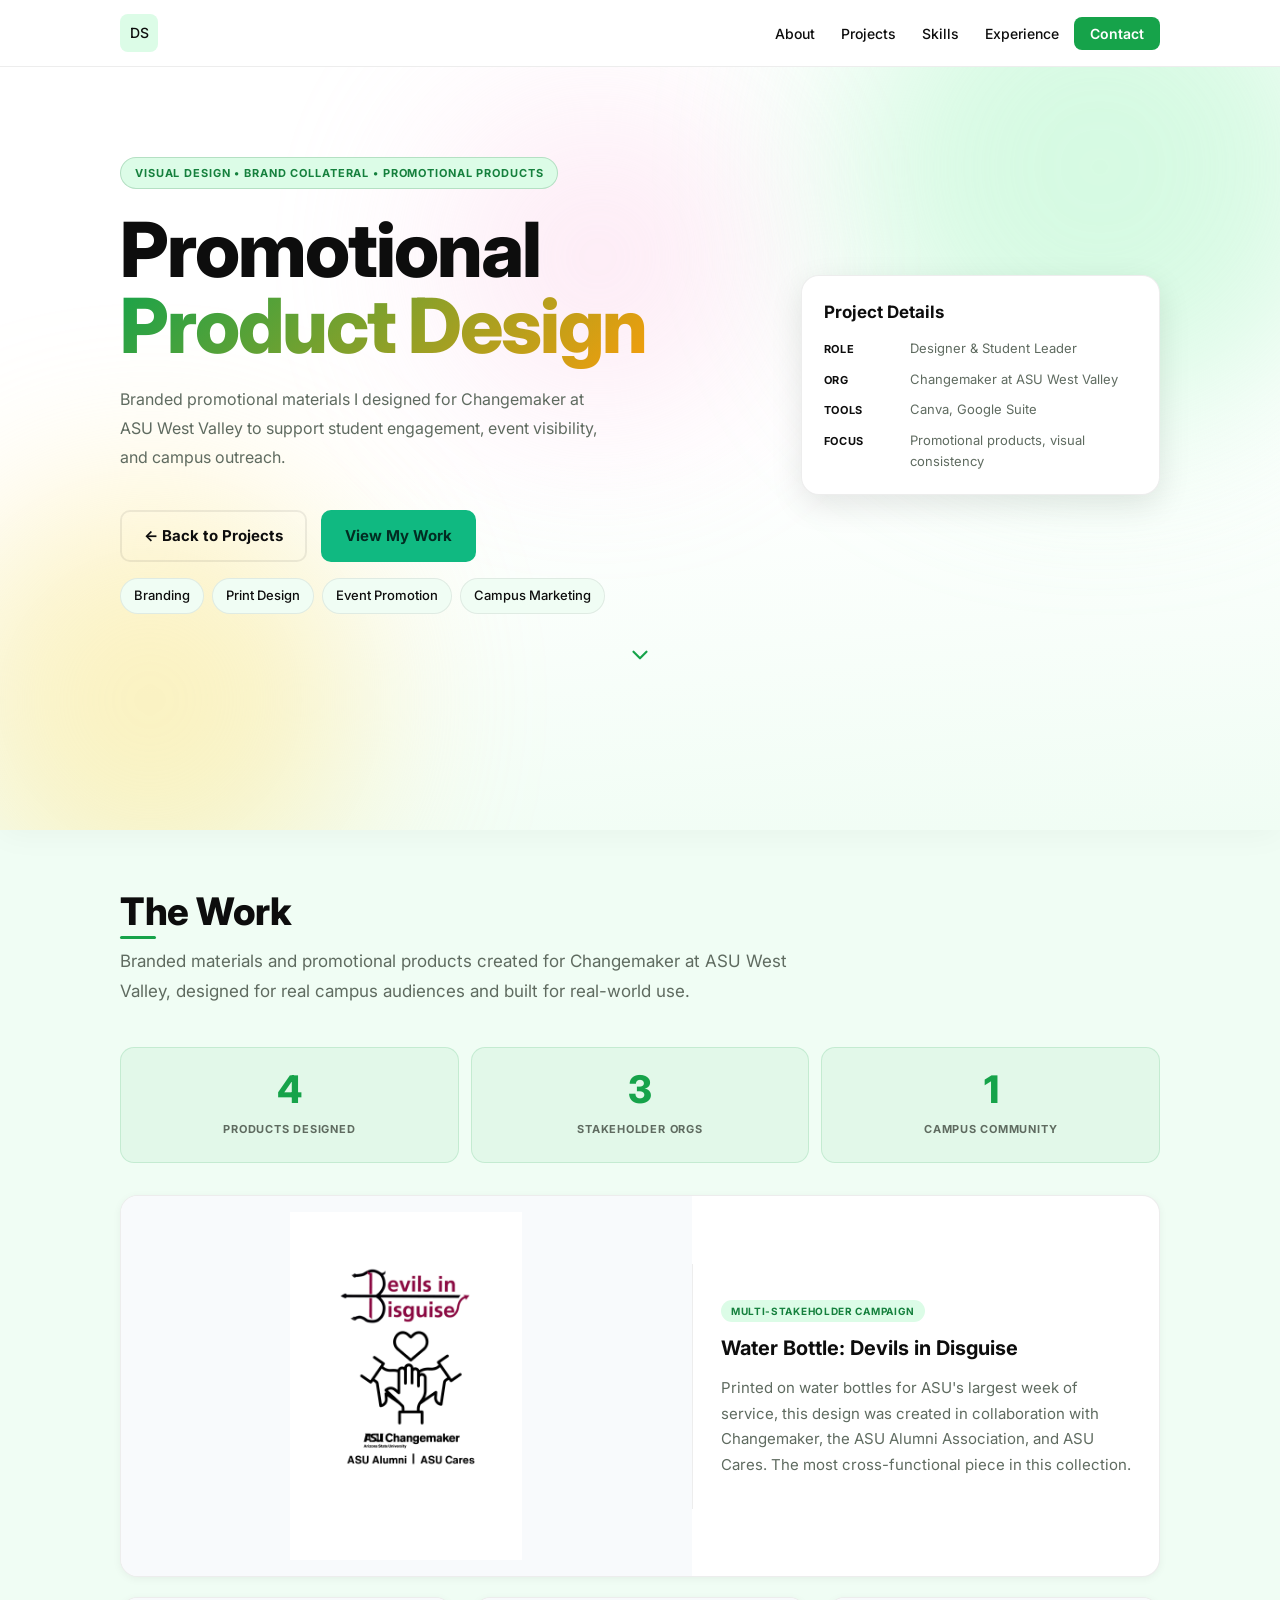
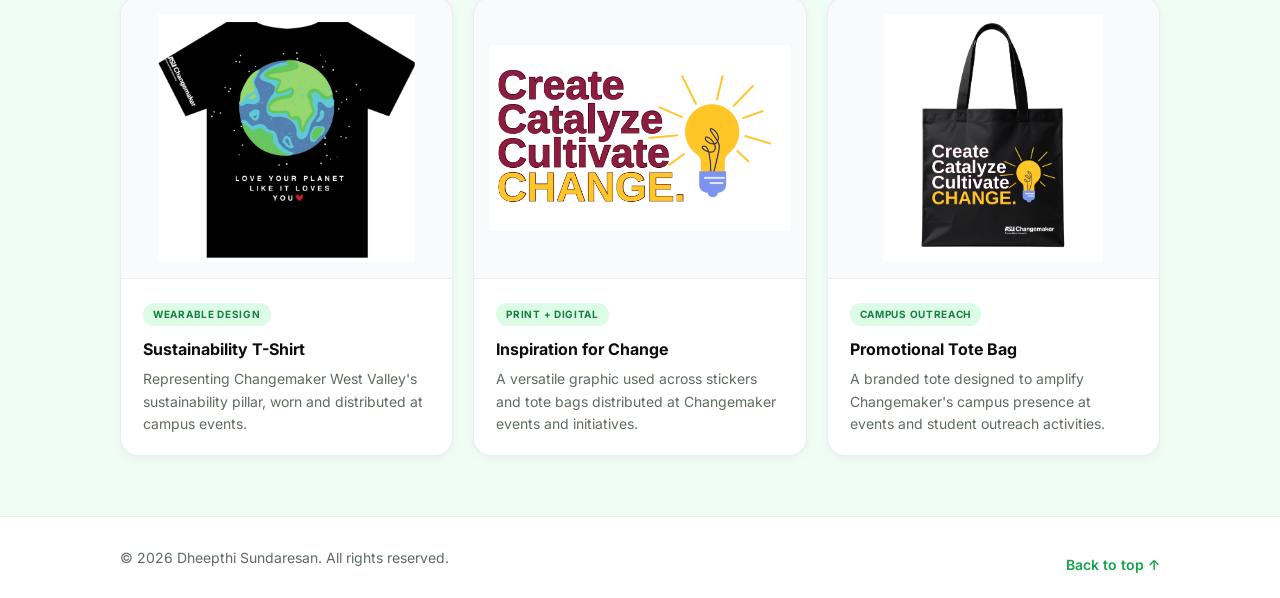
<file: ProductDesign.html>
<!DOCTYPE html>
<html lang="en">
<head>
  <meta charset="UTF-8" />
  <meta name="viewport" content="width=device-width, initial-scale=1.0" />
  <title>Promotional Product Design | Dheepthi Sundaresan</title>
  <link rel="icon" type="image/svg+xml" href="favicon.svg" />
  <link rel="preconnect" href="https://fonts.googleapis.com">
  <link rel="preconnect" href="https://fonts.gstatic.com" crossorigin>
  <link href="https://fonts.googleapis.com/css2?family=Inter:wght@300;400;500;600;700;800&display=swap" rel="stylesheet">
  <link rel="stylesheet" href="style.css" />
  <style>
    /* Promotional Design theme — vibrant green + warm creative palette */
    :root {
      --accent:       #16a34a;
      --accent-hover: #15803d;
      --accent-light: #dcfce7;
      --bg-alt:       #f0fdf4;
    }

    .hero {
      background: linear-gradient(175deg, #ffffff 50%, var(--bg-alt) 100%);
    }


    .hero-name {
      background: linear-gradient(135deg, #16a34a 0%, #f59e0b 100%);
      -webkit-background-clip: text;
      -webkit-text-fill-color: transparent;
      background-clip: text;
    }

    .blob-1 { background: #bbf7d0; opacity: 0.6; }
    .blob-2 { background: #fde68a; opacity: 0.5; }
    .blob-3 { background: #fbcfe8; opacity: 0.45; }

    .section h2::after { background: #16a34a; }

    .chip:hover {
      background: #dcfce7;
      border-color: #16a34a;
      color: #15803d;
    }

    /* Stats strip */
    .pd-stats {
      display: grid;
      grid-template-columns: repeat(3, 1fr);
      gap: 12px;
      margin-bottom: 32px;
    }
    .pd-stat {
      background: rgba(22, 163, 74, 0.06);
      border: 1.5px solid rgba(22, 163, 74, 0.15);
      border-radius: 14px;
      padding: 22px 16px;
      text-align: center;
    }
    .pd-num {
      display: block;
      font-size: 38px;
      font-weight: 800;
      color: #16a34a;
      line-height: 1;
      letter-spacing: -1px;
      margin-bottom: 6px;
    }
    .pd-label {
      font-size: 11px;
      color: var(--text-muted);
      font-weight: 700;
      text-transform: uppercase;
      letter-spacing: 0.07em;
    }

    /* Gallery */
    .promo-grid {
      display: grid;
      grid-template-columns: repeat(3, 1fr);
      gap: 20px;
    }

    .promo-card {
      background: #ffffff;
      border: 1px solid var(--card-border);
      border-radius: 18px;
      overflow: hidden;
      box-shadow: 0 2px 8px rgba(0,0,0,0.05);
      transition: transform 0.3s cubic-bezier(0.4,0,0.2,1), box-shadow 0.3s cubic-bezier(0.4,0,0.2,1);
    }

    .promo-card:hover {
      transform: translateY(-6px);
      box-shadow: 0 20px 48px rgba(0,0,0,0.12);
    }

    /* Featured full-width card (horizontal layout) */
    .promo-card--featured {
      grid-column: 1 / -1;
      display: grid;
      grid-template-columns: 55% 45%;
      align-items: center;
    }

    .promo-image {
      width: 100%;
      height: 280px;
      object-fit: contain;
      object-position: center;
      display: block;
      background: #f8fafc;
      padding: 16px;
    }

    .promo-card--featured .promo-image {
      height: 380px;
      border-radius: 0;
    }

    .promo-content {
      padding: 20px 22px;
      border-top: 1px solid var(--card-border);
    }

    .promo-card--featured .promo-content {
      padding: 32px 28px;
      border-top: none;
      border-left: 1px solid var(--card-border);
    }

    .promo-content h3 {
      font-size: 16px;
      font-weight: 700;
      margin-bottom: 6px;
    }

    .promo-card--featured .promo-content h3 {
      font-size: 20px;
      margin-bottom: 10px;
    }

    .promo-content p {
      font-size: 14px;
      color: var(--text-muted);
      line-height: 1.6;
    }

    .promo-card--featured .promo-content p {
      font-size: 15px;
      line-height: 1.7;
    }

    /* Category tag */
    .promo-tag {
      display: inline-block;
      font-size: 10px;
      font-weight: 700;
      letter-spacing: 0.07em;
      text-transform: uppercase;
      color: #15803d;
      background: #dcfce7;
      padding: 3px 10px;
      border-radius: 999px;
      margin-bottom: 10px;
    }

    @media (max-width: 900px) {
      .promo-grid { grid-template-columns: 1fr; }
      .promo-card--featured { grid-template-columns: 1fr; }
      .promo-card--featured .promo-content {
        border-top: 1px solid var(--card-border);
        border-left: none;
        padding: 24px 22px;
      }
      .promo-card--featured .promo-image { height: 280px; }
      .pd-stats { grid-template-columns: 1fr; }
    }
  </style>
</head>
<body>

  <header class="header">
    <nav class="nav">
      <a class="logo" href="index.html#top">DS</a>
      <ul class="nav-links">
        <li><a href="index.html#about">About</a></li>
        <li><a href="index.html#projects">Projects</a></li>
        <li><a href="index.html#skills">Skills</a></li>
        <li><a href="index.html#experience">Experience</a></li>
        <li><a class="nav-cta" href="index.html#contact">Contact</a></li>
      </ul>
    </nav>
  </header>

  <main id="top">

    <section class="hero">
      <div class="hero-blob blob-1" aria-hidden="true"></div>
      <div class="hero-blob blob-2" aria-hidden="true"></div>
      <div class="hero-blob blob-3" aria-hidden="true"></div>
      <div class="container hero-content">
        <div>
          <p class="tag animate-in" style="--anim-delay:0.1s">Visual Design &bull; Brand Collateral &bull; Promotional Products</p>
          <h1 class="animate-in" style="--anim-delay:0.25s">Promotional<br><span class="hero-name">Product Design</span></h1>
          <p class="subtitle animate-in" style="--anim-delay:0.45s">
            Branded promotional materials I designed for Changemaker at ASU West Valley to support student engagement, event visibility, and campus outreach.
          </p>
          <div class="hero-buttons animate-in" style="--anim-delay:0.6s">
            <a class="btn btn-outline" href="index.html#projects">&larr; Back to Projects</a>
            <a class="btn" href="#gallery">View My Work</a>
          </div>
          <div class="chips animate-in" style="margin-top:16px; --anim-delay:0.7s">
            <span class="chip">Branding</span>
            <span class="chip">Print Design</span>
            <span class="chip">Event Promotion</span>
            <span class="chip">Campus Marketing</span>
          </div>
        </div>

        <div class="hero-card animate-in" style="--anim-delay:0.35s">
          <h2>Project Details</h2>
          <ul class="quick-list">
            <li><span class="quick-label">Role</span> Designer &amp; Student Leader</li>
            <li><span class="quick-label">Org</span> Changemaker at ASU West Valley</li>
            <li><span class="quick-label">Tools</span> Canva, Google Suite</li>
            <li><span class="quick-label">Focus</span> Promotional products, visual consistency</li>
          </ul>
        </div>
      </div>

      <div class="scroll-indicator" aria-hidden="true">
        <svg xmlns="http://www.w3.org/2000/svg" viewBox="0 0 24 24" fill="none" stroke="currentColor" stroke-width="2" stroke-linecap="round" stroke-linejoin="round">
          <polyline points="6 9 12 15 18 9"></polyline>
        </svg>
      </div>

      <div class="hero-particles" aria-hidden="true">
        <span style="left:4%;  width:5px;height:5px; --dur:5.2s;--delay:0s;"></span>
        <span style="left:12%; width:7px;height:7px; --dur:4.7s;--delay:1.3s;"></span>
        <span style="left:22%; width:4px;height:4px; --dur:5.9s;--delay:0.6s;"></span>
        <span style="left:33%; width:8px;height:8px; --dur:4.4s;--delay:2.0s;"></span>
        <span style="left:44%; width:5px;height:5px; --dur:6.1s;--delay:0.8s;"></span>
        <span style="left:55%; width:6px;height:6px; --dur:4.9s;--delay:1.8s;"></span>
        <span style="left:65%; width:4px;height:4px; --dur:5.5s;--delay:0.4s;"></span>
        <span style="left:74%; width:7px;height:7px; --dur:4.2s;--delay:2.5s;"></span>
        <span style="left:83%; width:5px;height:5px; --dur:5.8s;--delay:1.1s;"></span>
        <span style="left:92%; width:6px;height:6px; --dur:4.6s;--delay:0.9s;"></span>
      </div>

    </section>

    <section id="gallery" class="section alt">
      <div class="container">
        <h2 class="reveal">The Work</h2>
        <p class="section-lead reveal">Branded materials and promotional products created for Changemaker at ASU West Valley, designed for real campus audiences and built for real-world use.</p>

        <div class="pd-stats reveal">
          <div class="pd-stat">
            <span class="pd-num">4</span>
            <span class="pd-label">Products Designed</span>
          </div>
          <div class="pd-stat">
            <span class="pd-num">3</span>
            <span class="pd-label">Stakeholder Orgs</span>
          </div>
          <div class="pd-stat">
            <span class="pd-num">1</span>
            <span class="pd-label">Campus Community</span>
          </div>
        </div>

        <div class="promo-grid">

          <article class="promo-card promo-card--featured reveal">
            <img src="Final FINAL WB design.png" alt="Water bottle design for Devils in Disguise" class="promo-image" />
            <div class="promo-content">
              <span class="promo-tag">Multi-Stakeholder Campaign</span>
              <h3>Water Bottle: Devils in Disguise</h3>
              <p>Printed on water bottles for ASU's largest week of service, this design was created in collaboration with Changemaker, the ASU Alumni Association, and ASU Cares. The most cross-functional piece in this collection.</p>
            </div>
          </article>

          <article class="promo-card reveal" style="--delay:80ms">
            <img src="SustainableTshirt.png" alt="Sustainability T-Shirt design" class="promo-image" />
            <div class="promo-content">
              <span class="promo-tag">Wearable Design</span>
              <h3>Sustainability T-Shirt</h3>
              <p>Representing Changemaker West Valley's sustainability pillar, worn and distributed at campus events.</p>
            </div>
          </article>

          <article class="promo-card reveal" style="--delay:160ms">
            <img src="StickerDesign.png" alt="Inspiration for Change graphic" class="promo-image" />
            <div class="promo-content">
              <span class="promo-tag">Print + Digital</span>
              <h3>Inspiration for Change</h3>
              <p>A versatile graphic used across stickers and tote bags distributed at Changemaker events and initiatives.</p>
            </div>
          </article>

          <article class="promo-card reveal" style="--delay:240ms">
            <img src="PromoToteWhiteBG.png" alt="Promotional tote bag design" class="promo-image" />
            <div class="promo-content">
              <span class="promo-tag">Campus Outreach</span>
              <h3>Promotional Tote Bag</h3>
              <p>A branded tote designed to amplify Changemaker's campus presence at events and student outreach activities.</p>
            </div>
          </article>

        </div>
      </div>
    </section>

  </main>

  <footer class="footer">
    <div class="container footer-content">
      <p>&copy; <span id="year"></span> Dheepthi Sundaresan. All rights reserved.</p>
      <a class="text-link" href="#top">Back to top &uarr;</a>
    </div>
  </footer>

  <script src="script.js"></script>
</body>
</html>
</file>
<file: style.css>
/* ===========================
   TOKENS & RESET
   =========================== */
:root {
  --bg: #ffffff;
  --bg-alt: #f0fdf4;
  --accent: #047857;
  --accent-hover: #065f46;
  --accent-light: #d1fae5;
  --text: #0d0d0d;
  --text-muted: #5f6b60;
  --card-border: rgba(0, 0, 0, 0.07);
  --shadow-sm: 0 2px 8px rgba(0, 0, 0, 0.05);
  --shadow-md: 0 10px 32px rgba(0, 0, 0, 0.10);
  --shadow-lg: 0 24px 56px rgba(0, 0, 0, 0.15);
  --radius: 18px;
  --t: 0.3s cubic-bezier(0.4, 0, 0.2, 1);
}

*, *::before, *::after {
  box-sizing: border-box;
  margin: 0;
  padding: 0;
}

html {
  scroll-behavior: smooth;
  background: var(--bg); /* owns the canvas colour so z-index:-1 blob shows above it */
}

body {
  font-family: 'Inter', Arial, sans-serif;
  line-height: 1.65;
  color: var(--text);
  background: transparent; /* transparent so blob is visible behind body content */
  -webkit-font-smoothing: antialiased;
}

/* ===========================
   LAYOUT
   =========================== */
.container {
  width: min(1040px, 92%);
  margin: 0 auto;
}

.section {
  padding: 60px 0;
}

.section.alt {
  background: var(--bg-alt);
}

/* ===========================
   TYPOGRAPHY
   =========================== */
.section h2 {
  font-size: clamp(28px, 4vw, 38px);
  font-weight: 800;
  letter-spacing: -0.5px;
  margin-bottom: 14px;
  line-height: 1.15;
  position: relative;
  display: inline-block;
}

.section h2::after {
  content: '';
  position: absolute;
  bottom: -6px;
  left: 0;
  width: 36px;
  height: 3px;
  background: var(--accent);
  border-radius: 2px;
}

.section-lead {
  max-width: 680px;
  margin-bottom: 40px;
  color: var(--text-muted);
  font-size: 17px;
  line-height: 1.75;
}

.muted {
  color: var(--text-muted);
  font-size: 13px;
  font-weight: 500;
  margin-bottom: 12px;
  display: block;
}

/* ===========================
   NAV
   =========================== */
.header {
  position: sticky;
  top: 0;
  z-index: 100;
  background: rgba(255, 255, 255, 0.92);
  backdrop-filter: blur(16px);
  -webkit-backdrop-filter: blur(16px);
  border-bottom: 1px solid rgba(0, 0, 0, 0.07);
  transition: box-shadow var(--t);
}

.header.scrolled {
  box-shadow: 0 4px 24px rgba(0, 0, 0, 0.08);
}

.nav {
  width: min(1040px, 92%);
  margin: 0 auto;
  display: flex;
  align-items: center;
  justify-content: space-between;
  padding: 14px 0;
}

.logo {
  font-weight: 800;
  font-size: 15px;
  text-decoration: none;
  color: var(--accent);
  width: 38px;
  height: 38px;
  background: var(--accent-light);
  border-radius: 10px;
  display: flex;
  align-items: center;
  justify-content: center;
  transition: background var(--t), transform var(--t);
  flex-shrink: 0;
}

.logo:hover {
  background: #a7f3d0;
  transform: scale(1.05);
}

.nav-links {
  list-style: none;
  display: flex;
  gap: 4px;
  align-items: center;
}

.nav a {
  text-decoration: none;
  color: var(--text);
  font-size: 14px;
  font-weight: 500;
  padding: 7px 11px;
  border-radius: 8px;
  transition: background var(--t), color var(--t);
}

.nav a:hover {
  background: var(--accent-light);
  color: var(--accent-hover);
}

.nav-cta {
  background: var(--accent) !important;
  color: white !important;
  padding: 8px 16px !important;
  border-radius: 8px !important;
  font-weight: 600 !important;
}

.nav-cta:hover {
  background: var(--accent-hover) !important;
  color: white !important;
}

/* ===========================
   HERO  (light, bubbly)
   =========================== */
.hero {
  position: relative;
  background: #ffffff;
  padding: 90px 0 140px;
  overflow: hidden;
  box-shadow: 0 4px 32px rgba(0, 0, 0, 0.04);
}

/* Pastel blob shapes */
.hero-blob {
  position: absolute;
  border-radius: 50%;
  filter: blur(90px);
  pointer-events: none;
}

.blob-1 {
  width: 520px;
  height: 520px;
  background: #6ee7b7;
  opacity: 0.70;
  top: -160px;
  right: -80px;
  animation: blob-drift 11s ease-in-out infinite alternate;
}

.blob-2 {
  width: 420px;
  height: 420px;
  background: #a78bfa;
  opacity: 0.58;
  bottom: -80px;
  left: -60px;
  animation: blob-drift 14s ease-in-out infinite alternate-reverse;
}

.blob-3 {
  width: 300px;
  height: 300px;
  background: #fcd34d;
  opacity: 0.52;
  top: 40px;
  left: 35%;
  animation: blob-drift 9s ease-in-out infinite alternate;
}

@keyframes blob-drift {
  from { transform: translate(0, 0) scale(1); }
  to   { transform: translate(28px, 18px) scale(1.06); }
}

.hero-content {
  position: relative;
  z-index: 1;
  display: grid;
  grid-template-columns: 1.4fr 0.8fr;
  gap: 52px;
  align-items: center;
}

.tag {
  display: inline-flex;
  align-items: center;
  font-size: 11px;
  font-weight: 700;
  letter-spacing: 0.08em;
  text-transform: uppercase;
  margin-bottom: 22px;
  padding: 6px 14px;
  background: var(--accent-light);
  color: var(--accent-hover);
  border: 1px solid rgba(61, 139, 90, 0.25);
  border-radius: 999px;
}

.hero h1 {
  font-size: clamp(46px, 6vw, 76px);
  line-height: 1.0;
  margin-bottom: 22px;
  font-weight: 800;
  color: var(--text);
  letter-spacing: -2px;
}

.hero-name {
  background: linear-gradient(135deg, #10b981 0%, #7c3aed 100%);
  -webkit-background-clip: text;
  -webkit-text-fill-color: transparent;
  background-clip: text;
}

.subtitle {
  color: var(--text-muted);
  max-width: 500px;
  margin-bottom: 38px;
  font-size: 16px;
  line-height: 1.8;
}

.hero-buttons {
  display: flex;
  gap: 14px;
  flex-wrap: wrap;
}

/* Hero Card */
.hero-card {
  background: #ffffff;
  border: 1px solid var(--card-border);
  border-radius: var(--radius);
  padding: 22px;
  box-shadow: var(--shadow-md);
  position: relative;
  z-index: 1;
}

.avatar {
  width: 100%;
  aspect-ratio: 3 / 4;
  border-radius: 12px;
  object-fit: cover;
  object-position: center 20%;
  display: block;
  background: #f0f0f0;
  margin-bottom: 18px;
}

.hero-card h2 {
  font-size: 17px;
  font-weight: 700;
  color: var(--text);
  margin-bottom: 12px;
}

.quick-list {
  list-style: none;
  display: grid;
  gap: 9px;
}

.quick-list li {
  color: var(--text-muted);
  font-size: 13px;
  display: flex;
  gap: 10px;
  align-items: baseline;
}

.quick-label {
  color: var(--text);
  font-weight: 700;
  font-size: 11px;
  text-transform: uppercase;
  letter-spacing: 0.06em;
  min-width: 76px;
  flex-shrink: 0;
}

/* ===========================
   SCROLL INDICATOR
   =========================== */
.scroll-indicator {
  position: relative;
  z-index: 2;
  display: flex;
  flex-direction: column;
  align-items: center;
  gap: 6px;
  padding: 28px 0 22px;
  transition: opacity 0.4s ease;
}

.scroll-indicator svg {
  width: 26px;
  height: 26px;
  stroke: var(--accent);
  animation: bounce 2.2s ease-in-out infinite;
}

@keyframes bounce {
  0%, 100% { transform: translateY(0);   opacity: 0.45; }
  50%       { transform: translateY(9px); opacity: 0.9; }
}

.scroll-indicator.hidden {
  opacity: 0;
  pointer-events: none;
}

/* ===========================
   HERO PARTICLES
   =========================== */
.hero-particles {
  position: absolute;
  bottom: 0;
  left: 0;
  width: 100%;
  height: 110px;
  pointer-events: none;
  z-index: 1;
}

.hero-particles span {
  position: absolute;
  bottom: -10px;
  border-radius: 3px;
  background: var(--accent);
  opacity: 0;
  animation: particle-rise var(--dur, 5s) var(--delay, 0s) ease-in-out infinite;
}

@keyframes particle-rise {
  0%   { transform: translateY(0) rotate(0deg);   opacity: 0; }
  15%  { opacity: 0.55; }
  85%  { opacity: 0.2; }
  100% { transform: translateY(-120px) rotate(40deg); opacity: 0; }
}

/* ===========================
   CURSOR SPARKLE
   =========================== */
.cursor-particle {
  position: fixed;
  border-radius: 50%;
  pointer-events: none;
  z-index: 9999;
  animation: sparkle 0.75s ease-out forwards;
}

@keyframes sparkle {
  from {
    opacity: 1;
    transform: translate(var(--ox), var(--oy)) scale(1);
  }
  to {
    opacity: 0;
    transform: translate(calc(var(--ox) + var(--tx)), calc(var(--oy) + var(--ty))) scale(0.15);
  }
}

/* ===========================
   CURSOR BLOB
   =========================== */
.cursor-blob {
  position: fixed;
  width: 500px;
  height: 500px;
  border-radius: 50%;
  background: radial-gradient(circle, rgba(187, 247, 208, 0.45) 0%, rgba(196, 181, 253, 0.28) 45%, transparent 68%);
  pointer-events: none;
  z-index: -1;
  transform: translate(-50%, -50%);
  will-change: left, top;
}

/* ===========================
   ABOUT
   =========================== */
.two-col {
  display: grid;
  grid-template-columns: 1fr 1fr;
  gap: 20px;
  margin-top: 16px;
}

.three-col {
  display: grid;
  grid-template-columns: repeat(3, 1fr);
  gap: 20px;
  margin-top: 16px;
}

.card {
  background: #fff;
  border: 1px solid var(--card-border);
  border-radius: var(--radius);
  padding: 28px;
  box-shadow: var(--shadow-sm);
  transition: transform var(--t), box-shadow var(--t);
}

.card:hover {
  transform: translateY(-5px);
  box-shadow: var(--shadow-md);
}

.card h3 {
  font-size: 17px;
  font-weight: 700;
  margin-bottom: 12px;
}

.card p {
  color: var(--text-muted);
  font-size: 15px;
  line-height: 1.7;
}

.bullets {
  padding-left: 18px;
  color: var(--text-muted);
  font-size: 15px;
}

.bullets li {
  margin-bottom: 7px;
  line-height: 1.6;
}

/* ===========================
   PROJECTS
   =========================== */
.grid {
  display: grid;
  grid-template-columns: repeat(2, 1fr);
  gap: 20px;
}

.project-card {
  background: #fff;
  border: 1px solid var(--card-border);
  border-radius: var(--radius);
  overflow: hidden;
  box-shadow: var(--shadow-sm);
  transition: transform var(--t), box-shadow var(--t);
  display: flex;
  flex-direction: column;
}

.project-card:hover {
  transform: translateY(-7px);
  box-shadow: var(--shadow-lg);
}

.project-thumb {
  width: 100%;
  height: 160px;
  flex-shrink: 0;
  position: relative;
  overflow: hidden;
}

.project-thumb::after {
  content: '';
  position: absolute;
  inset: 0;
  background: linear-gradient(to bottom, transparent 50%, rgba(0,0,0,0.15) 100%);
}

/* Branded thumbnails */
.project-thumb--edreams {
  background: linear-gradient(140deg, #001f7a 0%, #0055d4 100%);
  display: flex;
  align-items: center;
  justify-content: center;
}

.project-thumb--changemaker {
  background: linear-gradient(140deg, #5a0d28 0%, #8C1D40 100%);
  display: flex;
  align-items: center;
  justify-content: center;
}

.project-thumb--product {
  background: linear-gradient(140deg, #14532d 0%, #16a34a 100%);
  display: flex;
  align-items: center;
  justify-content: center;
}

.project-thumb--mabe {
  background: linear-gradient(140deg, #f0e3c8 0%, #dcc99e 60%, #c9b285 100%);
  display: flex;
  align-items: center;
  justify-content: center;
}

.project-thumb--mabe .thumb-label {
  color: rgba(55, 35, 15, 0.9);
}

.project-thumb img {
  width: 100%;
  height: 100%;
  object-fit: cover;
  display: block;
}

.thumb-label {
  display: flex;
  flex-direction: column;
  align-items: center;
  gap: 4px;
  color: rgba(255, 255, 255, 0.92);
  text-align: center;
  pointer-events: none;
  position: relative;
  z-index: 1;
}

.thumb-label strong {
  font-size: 22px;
  font-weight: 800;
  letter-spacing: -0.5px;
  line-height: 1;
}

.thumb-label span {
  font-size: 11px;
  font-weight: 600;
  letter-spacing: 0.08em;
  text-transform: uppercase;
  opacity: 0.75;
}

.project-body {
  padding: 22px;
  display: flex;
  flex-direction: column;
  flex: 1;
}

.project-tag {
  display: inline-block;
  font-size: 10px;
  font-weight: 700;
  letter-spacing: 0.07em;
  text-transform: uppercase;
  color: var(--accent);
  background: var(--accent-light);
  padding: 3px 10px;
  border-radius: 999px;
  margin-bottom: 10px;
}

.project-card h3 {
  font-size: 16px;
  font-weight: 700;
  margin-bottom: 10px;
  line-height: 1.35;
}

.project-card p {
  color: var(--text-muted);
  font-size: 14px;
  line-height: 1.65;
  flex: 1;
}

.text-link {
  display: inline-block;
  margin-top: 14px;
  text-decoration: none;
  color: var(--accent);
  font-weight: 600;
  font-size: 14px;
  transition: color var(--t);
}

.text-link:hover {
  color: var(--accent-hover);
  text-decoration: underline;
}

/* ===========================
   SKILLS
   =========================== */
.skills-grid {
  display: grid;
  grid-template-columns: 1fr 1fr;
  gap: 20px;
  margin-top: 8px;
}

.skill-category {
  --cat-color: var(--accent);
  --cat-color-light: var(--accent-light);
  --cat-shadow: rgba(61, 139, 90, 0.18);
  background: #fff;
  border: 1.5px solid var(--card-border);
  border-radius: var(--radius);
  padding: 28px;
  box-shadow: var(--shadow-sm);
  transition: transform var(--t), box-shadow var(--t), border-color var(--t);
}

.skill-category[data-color="blue"] {
  --cat-color: #1a6eb5;
  --cat-color-light: #e3f0fc;
  --cat-shadow: rgba(26, 110, 181, 0.18);
}

.skill-category[data-color="purple"] {
  --cat-color: #7b2d9e;
  --cat-color-light: #f3e8fc;
  --cat-shadow: rgba(123, 45, 158, 0.18);
}

.skill-category[data-color="amber"] {
  --cat-color: #a8620e;
  --cat-color-light: #fef0db;
  --cat-shadow: rgba(168, 98, 14, 0.18);
}

.skill-category:hover {
  transform: translateY(-6px);
  box-shadow: 0 16px 40px var(--cat-shadow);
  border-color: var(--cat-color);
}

.skill-cat-header {
  display: flex;
  align-items: flex-start;
  gap: 14px;
  margin-bottom: 20px;
}

.skill-cat-icon {
  width: 48px;
  height: 48px;
  border-radius: 13px;
  background: var(--cat-color-light);
  display: flex;
  align-items: center;
  justify-content: center;
  font-size: 21px;
  flex-shrink: 0;
  transition: transform var(--t);
}

.skill-category:hover .skill-cat-icon {
  transform: scale(1.1) rotate(-4deg);
}

.skill-cat-header h3 {
  font-size: 16px;
  font-weight: 700;
  margin-bottom: 3px;
  line-height: 1.3;
}

.skill-cat-header p {
  font-size: 13px;
  color: var(--text-muted);
  line-height: 1.4;
}

.chips {
  display: flex;
  flex-wrap: wrap;
  gap: 8px;
}

.chip {
  border: 1.5px solid var(--card-border);
  padding: 6px 13px;
  border-radius: 999px;
  font-size: 13px;
  font-weight: 500;
  background: var(--bg-alt);
  color: var(--text);
  transition: background var(--t), border-color var(--t), color var(--t), transform var(--t), box-shadow var(--t);
  cursor: default;
}

.skill-category .chip:hover {
  background: var(--cat-color-light);
  border-color: var(--cat-color);
  color: var(--cat-color);
  transform: translateY(-2px);
  box-shadow: 0 3px 10px var(--cat-shadow);
}

/* ===========================
   EXPERIENCE
   =========================== */
.timeline {
  display: grid;
  gap: 18px;
  margin-top: 8px;
}

.timeline-item {
  background: #fff;
  border: 1px solid var(--card-border);
  border-left: 4px solid var(--accent);
  border-radius: var(--radius);
  padding: 26px 28px;
  box-shadow: var(--shadow-sm);
  transition: transform var(--t), box-shadow var(--t);
}

.timeline-item:hover {
  transform: translateX(5px);
  box-shadow: var(--shadow-md);
}

.timeline-item h3 {
  font-size: 17px;
  font-weight: 700;
  margin-bottom: 4px;
  line-height: 1.3;
}

/* ===========================
   CONTACT
   =========================== */
.contact-wrap {
  text-align: center;
  max-width: 560px;
  margin: 0 auto;
}

.contact-wrap h2 {
  display: inline-block;
}

.contact-wrap .section-lead {
  margin-left: auto;
  margin-right: auto;
}

.contact-links {
  display: flex;
  gap: 16px;
  flex-wrap: wrap;
  justify-content: center;
  margin-top: 8px;
}

.contact-card {
  display: inline-flex;
  align-items: center;
  gap: 12px;
  padding: 14px 28px;
  border: 1.5px solid var(--card-border);
  border-radius: var(--radius);
  text-decoration: none;
  color: var(--text);
  font-weight: 600;
  font-size: 15px;
  background: #fff;
  box-shadow: var(--shadow-sm);
  transition: transform var(--t), box-shadow var(--t), border-color var(--t), background var(--t), color var(--t);
}

.contact-card:hover {
  transform: translateY(-5px);
  box-shadow: var(--shadow-md);
  border-color: var(--accent);
  background: var(--accent-light);
  color: var(--accent-hover);
}

.contact-icon {
  width: 32px;
  height: 32px;
  border-radius: 8px;
  background: var(--accent-light);
  color: var(--accent);
  display: flex;
  align-items: center;
  justify-content: center;
  font-weight: 800;
  font-size: 13px;
  flex-shrink: 0;
  transition: background var(--t);
}

.contact-card:hover .contact-icon {
  background: rgba(61, 139, 90, 0.2);
}

/* ===========================
   BUTTONS
   =========================== */
.btn {
  display: inline-flex;
  align-items: center;
  gap: 6px;
  border: 2px solid #10b981;
  background: #10b981;
  color: #022c22;
  padding: 12px 22px;
  border-radius: 10px;
  text-decoration: none;
  cursor: pointer;
  font-weight: 700;
  font-size: 15px;
  transition: background var(--t), transform var(--t), box-shadow var(--t);
}

.btn:hover {
  background: #059669;
  border-color: #059669;
  transform: translateY(-2px);
  box-shadow: 0 8px 24px rgba(16, 185, 129, 0.40);
}

.btn-outline {
  background: transparent;
  color: var(--text);
  border-color: var(--card-border);
}

.btn-outline:hover {
  background: var(--accent-light);
  border-color: var(--accent);
  color: var(--accent-hover);
  box-shadow: none;
  transform: translateY(-2px);
}

/* Project pages: btn-outline on dark hero needs to stay light */
.hero-dark .btn-outline {
  color: rgba(255, 255, 255, 0.85);
  border-color: rgba(255, 255, 255, 0.3);
}

.hero-dark .btn-outline:hover {
  background: rgba(255, 255, 255, 0.12);
  border-color: rgba(255, 255, 255, 0.5);
  color: white;
}

/* ===========================
   FOOTER
   =========================== */
.footer {
  border-top: 1px solid var(--card-border);
  padding: 22px 0;
  background: var(--bg);
}

.footer-content {
  display: flex;
  justify-content: space-between;
  align-items: center;
  font-size: 14px;
  color: var(--text-muted);
}

/* ===========================
   ANIMATIONS
   =========================== */

/* Hero elements: immediate CSS animation on page load */
.animate-in {
  animation: fadeUp 0.7s ease both;
  animation-delay: var(--anim-delay, 0s);
}

@keyframes fadeUp {
  from {
    opacity: 0;
    transform: translateY(22px);
  }
  to {
    opacity: 1;
    transform: translateY(0);
  }
}

/* Below-fold elements: triggered by IntersectionObserver */
.reveal {
  opacity: 0;
  transform: translateY(28px);
  transition: opacity 0.65s ease, transform 0.65s ease;
  transition-delay: var(--delay, 0ms);
}

.reveal.visible {
  opacity: 1;
  transform: translateY(0);
}

/* ===========================
   RESPONSIVE
   =========================== */
@media (max-width: 900px) {
  .hero-content {
    grid-template-columns: 1fr;
    gap: 36px;
  }

  .hero-card {
    max-width: 360px;
  }

  .grid {
    grid-template-columns: 1fr;
  }

  .skills-grid {
    grid-template-columns: 1fr;
  }

  .two-col {
    grid-template-columns: 1fr;
  }

  .three-col {
    grid-template-columns: 1fr;
  }

  .nav-links {
    gap: 2px;
    flex-wrap: wrap;
    justify-content: flex-end;
  }

  .section {
    padding: 64px 0;
  }
}

@media (max-width: 580px) {
  .nav-links li:not(:last-child) {
    display: none;
  }

  .hero {
    padding: 72px 0 60px;
  }

  .contact-links {
    flex-direction: column;
    align-items: center;
  }

  .footer-content {
    flex-direction: column;
    gap: 8px;
    text-align: center;
  }
}
</file>
